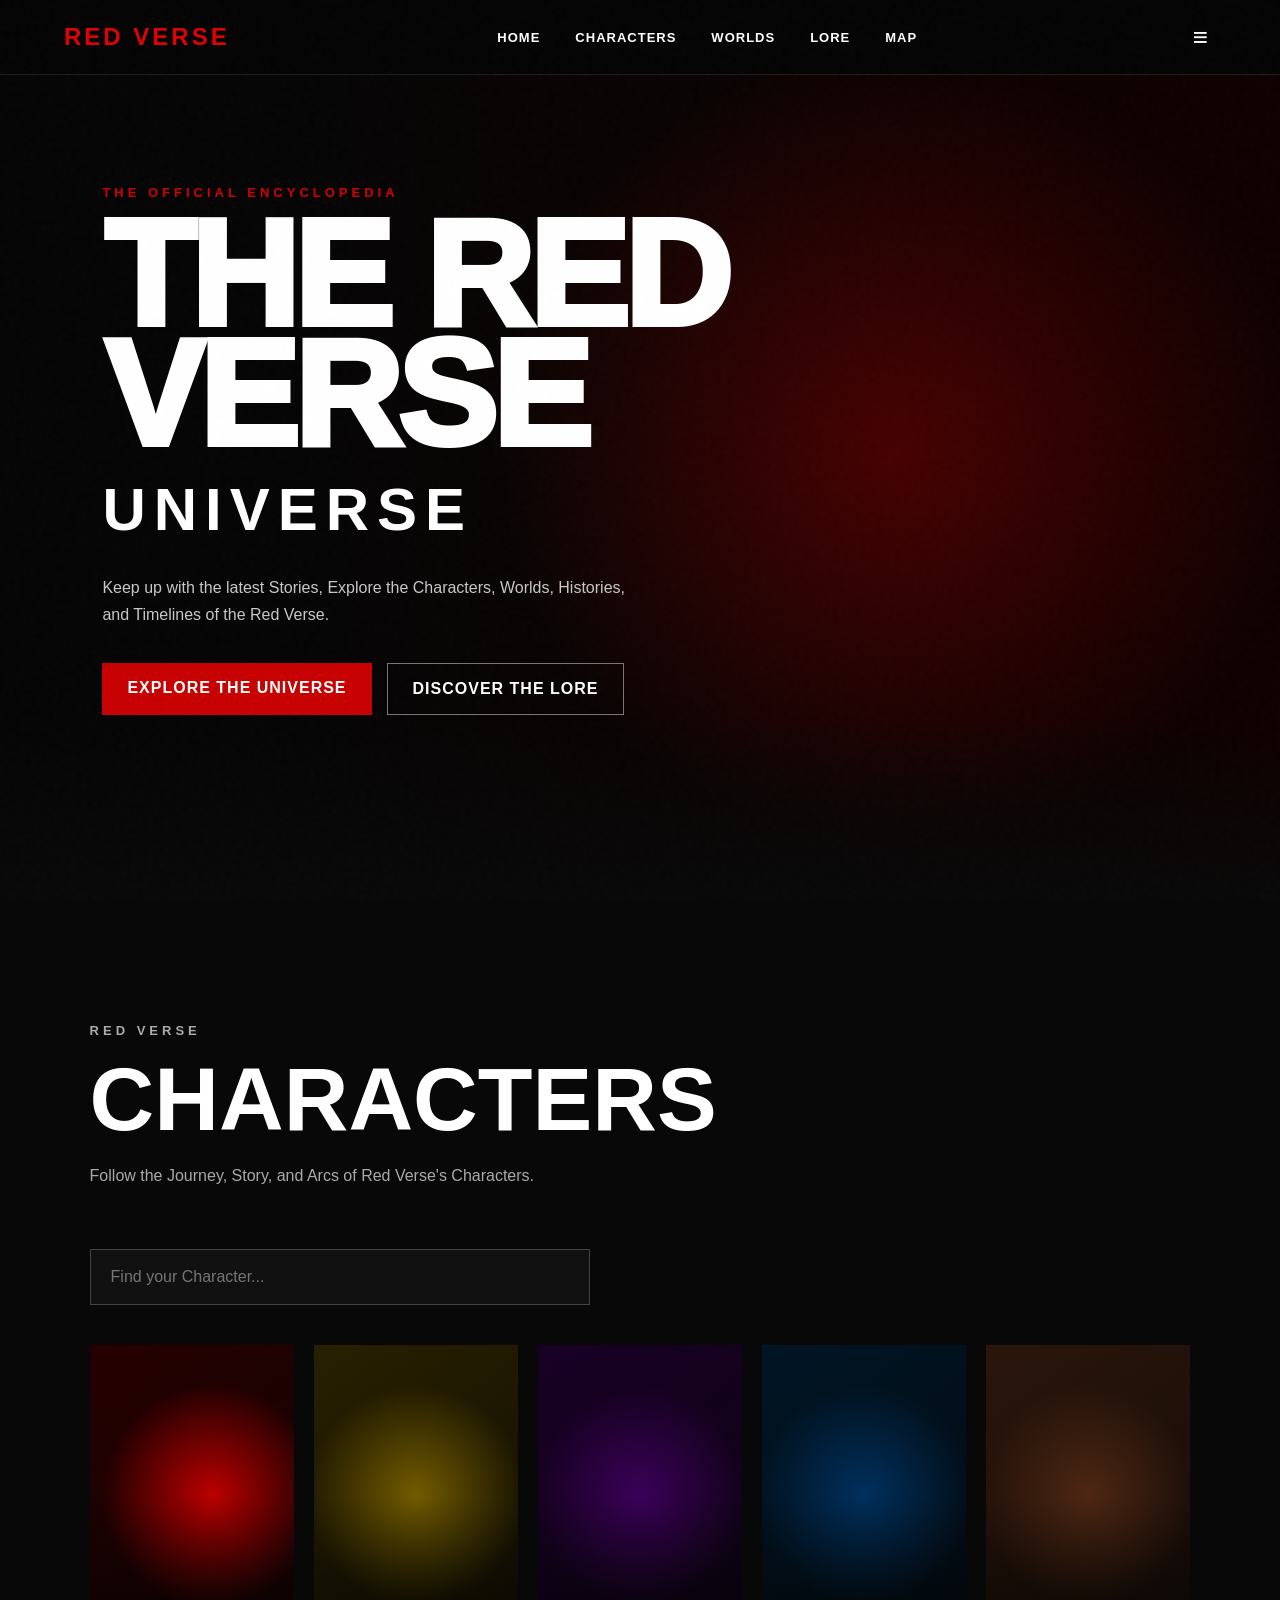
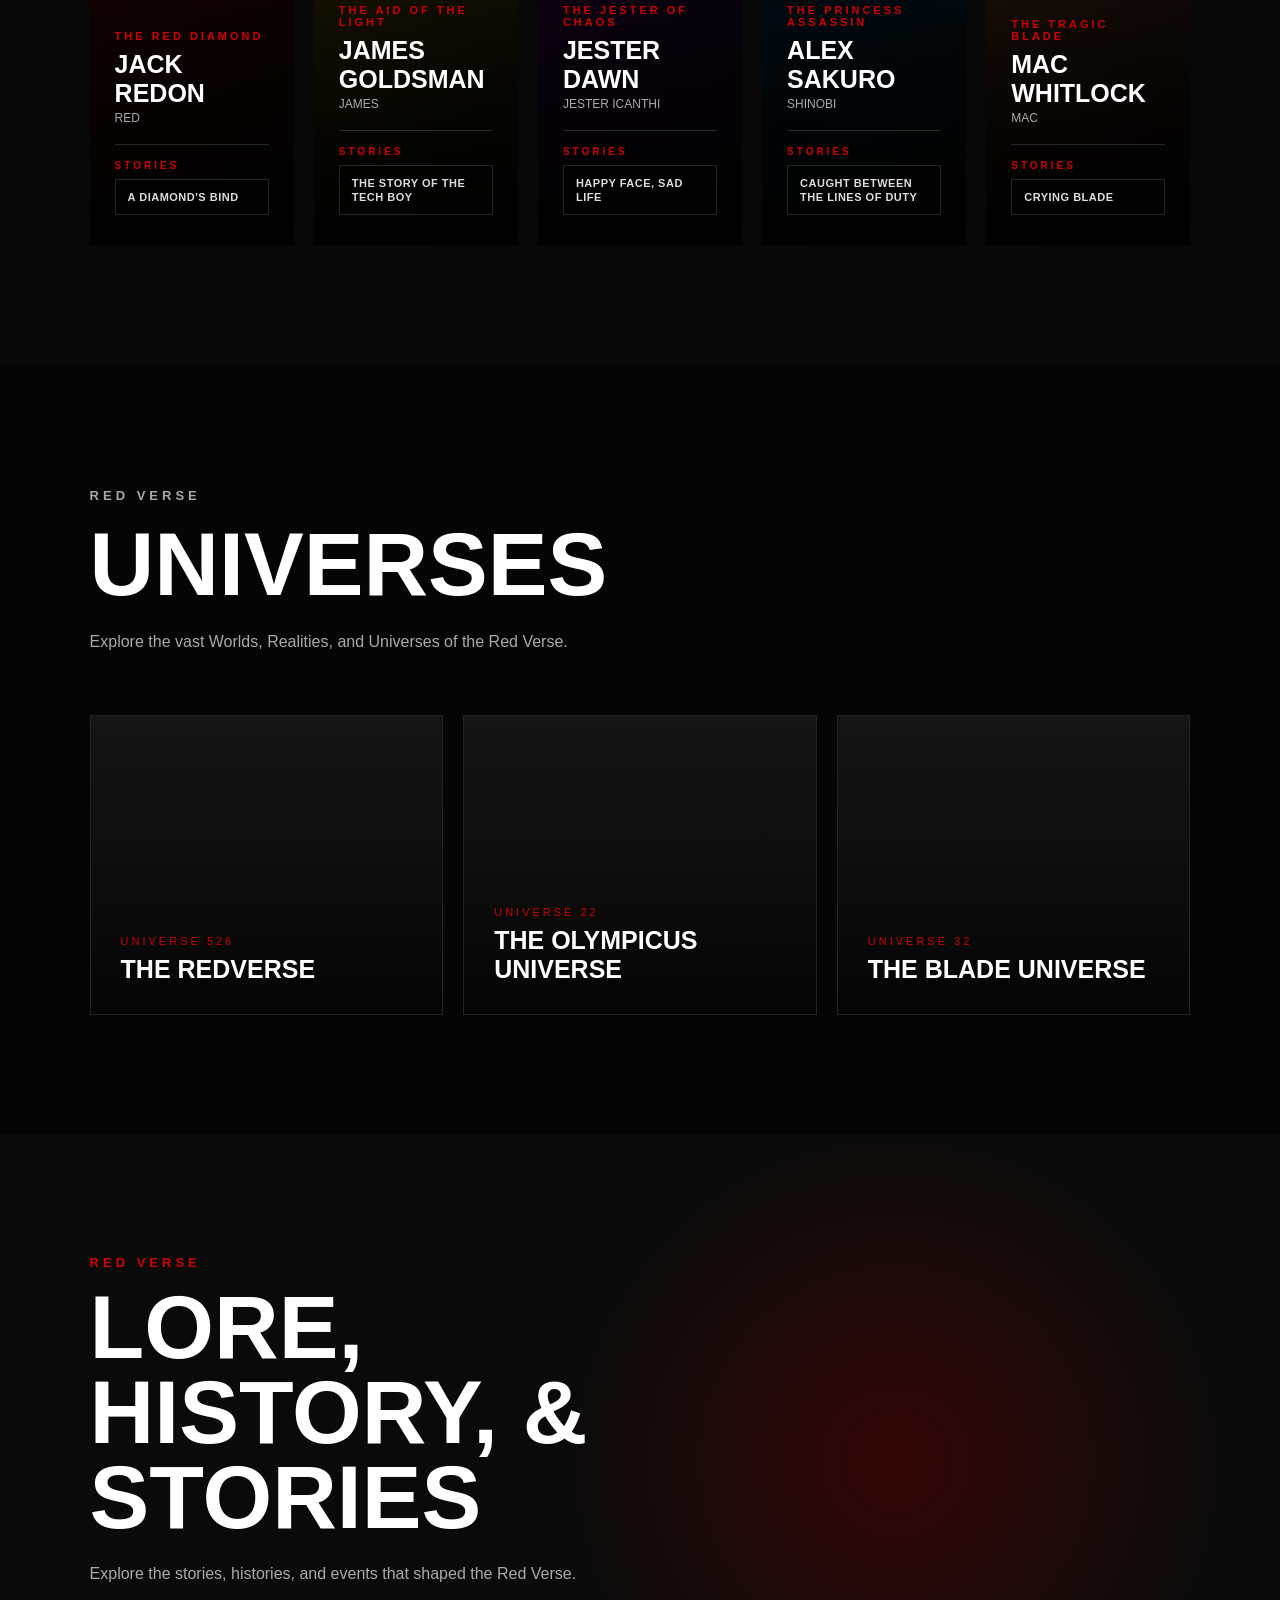
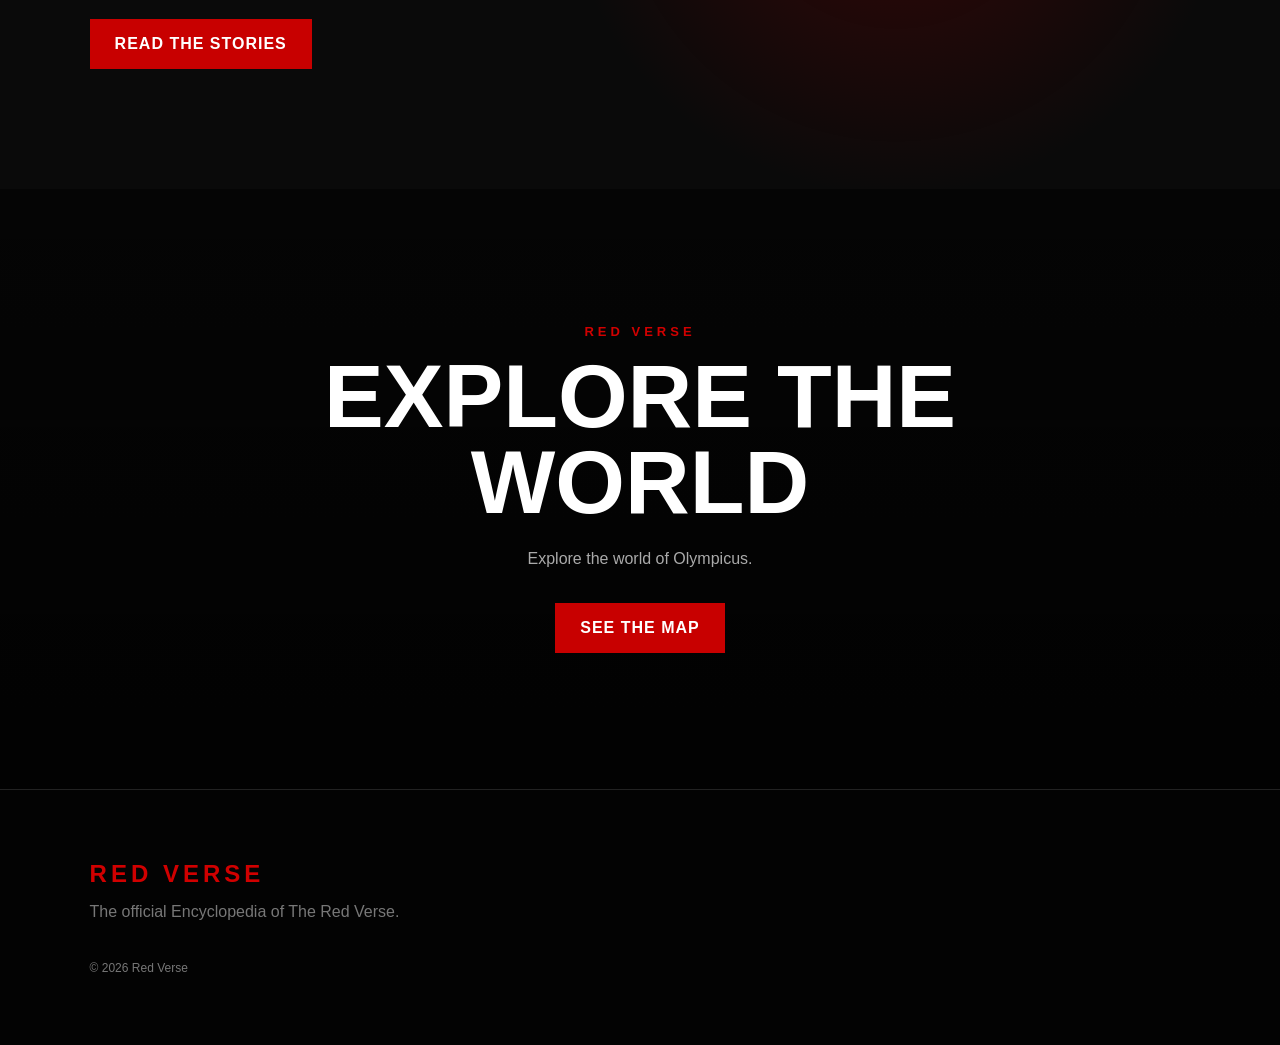
<file: index.html>
<!DOCTYPE html>
<html lang="en">
<head>
    <meta charset="UTF-8">
    <meta name="viewport" content="width=device-width, initial-scale=1.0">

    <title>The Red Verse Universe</title>

    <link rel="stylesheet" href="style.css">
</head>

<body>

    <!-- NAVIGATION -->

    <header class="navbar">

        <div class="logo">
            RED VERSE
        </div>
 
        <nav>
            <a href="#home">HOME</a>
            <a href="#characters">CHARACTERS</a>
            <a href="#worlds">WORLDS</a>
            <a href="#lore">LORE</a>
            <a href="#map">MAP</a>
        </nav>

        <button class="menu-button" 
onclick="toggleExtraMenu()" aria-label="Open menu">
		≡
	</button>

	<div class="extra-menu" id="extraMenu">
		<a href="rules.html">ABOUT RED VERSE</a>

</div>

    </header>


    <!-- HERO -->

    <section id="home" class="hero">

        <div class="hero-content">

            <p class="eyebrow">THE OFFICIAL ENCYCLOPEDIA</p>

            <h1>THE RED VERSE</h1>

            <h2>UNIVERSE</h2>

            <p class="hero-description">
                Keep up with the latest Stories, Explore the Characters, Worlds, Histories, and Timelines of the Red Verse.
            </p>

            <div class="hero-buttons">

                <a href="#characters" class="red-button">
                    EXPLORE THE UNIVERSE
                </a>

                <a href="#lore" class="outline-button">
                    DISCOVER THE LORE
                </a>

            </div>

        </div>

    </section>


    <!-- CHARACTERS -->

    <section id="characters" class="characters-section">

        <div class="section-heading">

            <p class="eyebrow">RED VERSE</p>

            <h2>CHARACTERS</h2>

            <p>
                Follow the Journey, Story, and Arcs of Red Verse's Characters.
            </p>

        </div>


        <!-- SEARCH -->

<div class="character-controls">

    <div class="search-container">

        <input
            type="text"
            id="characterSearch"
            placeholder="Find your Character..."
            onkeyup="searchCharacters()"
        >

    </div>

</div>
        <!-- CHARACTER GRID -->

        <div class="character-grid" id="characterGrid">


            <!-- JACK -->

            <div
                class="character-card"
                data-name="Jack Redon Red The Red Diamond"
		data-order="1"
                onclick="characterInProgress(event)"
            >

                <div class="character-image jack">

                    <div class="character-overlay"></div>

                    <div class="character-info">

                        <p>THE RED DIAMOND</p>

                        <h3>JACK REDON</h3>

                        <span>RED</span>

<!-- CHARACTER STORIES -->
			
				<div class="character-stories">

					<div
	class="character-stories-title">
				STORIES
					</div>
					<a
	href="story-jack-redon-1.html"
	class="character-story-link"

	onclick="storyInProgress(event)"
			>
				A DIAMOND'S BIND
					</a>
			</div>

                    </div>

                </div>

            </div>


            <!-- JAMES -->

            <div
                class="character-card"
                data-name="James Goldsman"
		data-order="2"
                onclick="openCharacter('james')" 
	>

                <div class="character-image james">

                    <div class="character-overlay"></div>

                    <div class="character-info">

                        <p>THE AID OF THE LIGHT</p>

                        <h3>JAMES GOLDSMAN</h3>

                        <span>JAMES</span>

	<!-- CHARACTER STORIES -->
			
				<div class="character-stories">

					<div
class="character-stories-title">
				STORIES
					</div>
					<a
href="story-james-goldsman-1.html"

class="character-story-link"

onclick="event.stopPropagation()"
			>
				THE STORY OF THE TECH BOY
					</a>
			</div>

                    </div>

                </div>

            </div>


            <!-- JESTER -->

            <div
                class="character-card"
                data-name="Jester Dawn"
		data-order="3"
                onclick="characterInProgress(event)"
            >

                <div class="character-image jester">

                    <div class="character-overlay"></div>

                    <div class="character-info">

                        <p>THE JESTER OF CHAOS</p>

                        <h3>JESTER DAWN</h3>

                        <span>JESTER ICANTHI</span>

<!-- CHARACTER STORIES -->
			
				<div class="character-stories">

					<div
class="character-stories-title">
				STORIES
					</div>
					<a
href="story-jester-dawn-1.html"

class="character-story-link"

onclick="storyInProgress(event)"
			>
				HAPPY FACE, SAD LIFE
					</a>
			</div>

                    </div>

                </div>

            </div>


            <!-- ALEX -->

            <div
                class="character-card"
                data-name="Alex Sakuro"
		data-order="4"
                onclick="characterInProgress(event)"
            >

                <div class="character-image alex">

                    <div class="character-overlay"></div>

                    <div class="character-info">

                        <p>THE PRINCESS ASSASSIN</p>

                        <h3>ALEX SAKURO</h3>

                        <span>SHINOBI</span>

<!-- CHARACTER STORIES -->
			
				<div class="character-stories">

					<div
class="character-stories-title">
				STORIES
					</div>
					<a
href="story-alex-sakuro-1.html"

class="character-story-link"

onclick="storyInProgress(event)"
			>
				CAUGHT BETWEEN THE LINES OF DUTY
					</a>
			</div>

                    </div>

                </div>

            </div>

	    <!-- MAC -->

            <div
                class="character-card"
                data-name="Mac Whitlock"
		data-order="5"
                onclick="characterInProgress(event)"
            >

                <div class="character-image mac">

                    <div class="character-overlay"></div>

                    <div class="character-info">

                        <p>THE TRAGIC BLADE</p>

                        <h3>MAC WHITLOCK</h3>

                        <span>MAC</span>

<!-- CHARACTER STORIES -->
			
				<div class="character-stories">

					<div
class="character-stories-title">
				STORIES
					</div>
					<a
href="story-mac-whitlock-1.html"

class="character-story-link"

onclick="storyInProgress(event)"
			>
				CRYING BLADE
					</a>
			</div>

                    </div>

                </div>

            </div>

        </div>

    </section>


    <!-- WORLDS -->

    <section id="worlds" class="dark-section">

        <div class="section-heading">

            <p class="eyebrow">RED VERSE</p>

            <h2>UNIVERSES</h2>

            <p>
                Explore the vast Worlds, Realities, and Universes of the Red Verse.
            </p>

        </div>

        <div class="world-grid">

            <div class="world-card">
                <div>
                    <p>UNIVERSE 526</p>
                    <h3>THE REDVERSE</h3>
                </div>
            </div>

            <div class="world-card">
                <div>
                    <p>UNIVERSE 22</p>
                    <h3>THE OLYMPICUS UNIVERSE</h3>
                </div>
            </div>

            <div class="world-card">
                <div>
                    <p>UNIVERSE 32</p>
                    <h3>THE BLADE UNIVERSE</h3>
                </div>
            </div>

        </div>

    </section>


    <!-- LORE -->

   <section id="lore" class="lore-section">

    <div class="lore-content">

        <p class="eyebrow">RED VERSE</p>

        <h2>LORE, HISTORY, & STORIES</h2>

        <p>
            Explore the stories, histories, and events that
            shaped the Red Verse.
        </p>

        <a href="stories.html" class="red-button">
            READ THE STORIES
        </a>

    </div>

</section>


    <!-- MAP -->

    <section id="map" class="map-section">

    <div class="lore-content">

        <p class="eyebrow">RED VERSE</p>

        <h2>EXPLORE THE WORLD</h2>

        <p>
            Explore the world of Olympicus.
        </p>

        <a href="olympicus-map.html" class="red-button">
            SEE THE MAP
        </a>

    </div>

</section>

    <!-- CHARACTER MODAL -->

    <div id="characterModal" class="modal">

        <div class="modal-content">

            <button
                class="close-button"
                onclick="closeCharacter()"
            >
                ×
            </button>

            <p id="modalTitle" class="eyebrow"></p>

            <h2 id="modalName"></h2>

            <p id="modalDescription"></p>


            <div class="ability-box">

                <h3>ABILITIES</h3>

                <ul id="modalAbilities"></ul>

            </div>


            <div class="profile-buttons">

                <button
                    class="red-button"
                    onclick="closeCharacter()"
                >
                    BACK TO CHARACTERS
                </button>

            </div>

        </div>

    </div>


    <!-- FOOTER -->

    <footer>

        <h2>RED VERSE</h2>

        <p>
            The official Encyclopedia of The Red Verse.
        </p>

        <p class="copyright">
            © 2026 Red Verse
        </p>

    </footer>


    <script src="script.js"></script>

</body>
</html>
</file>
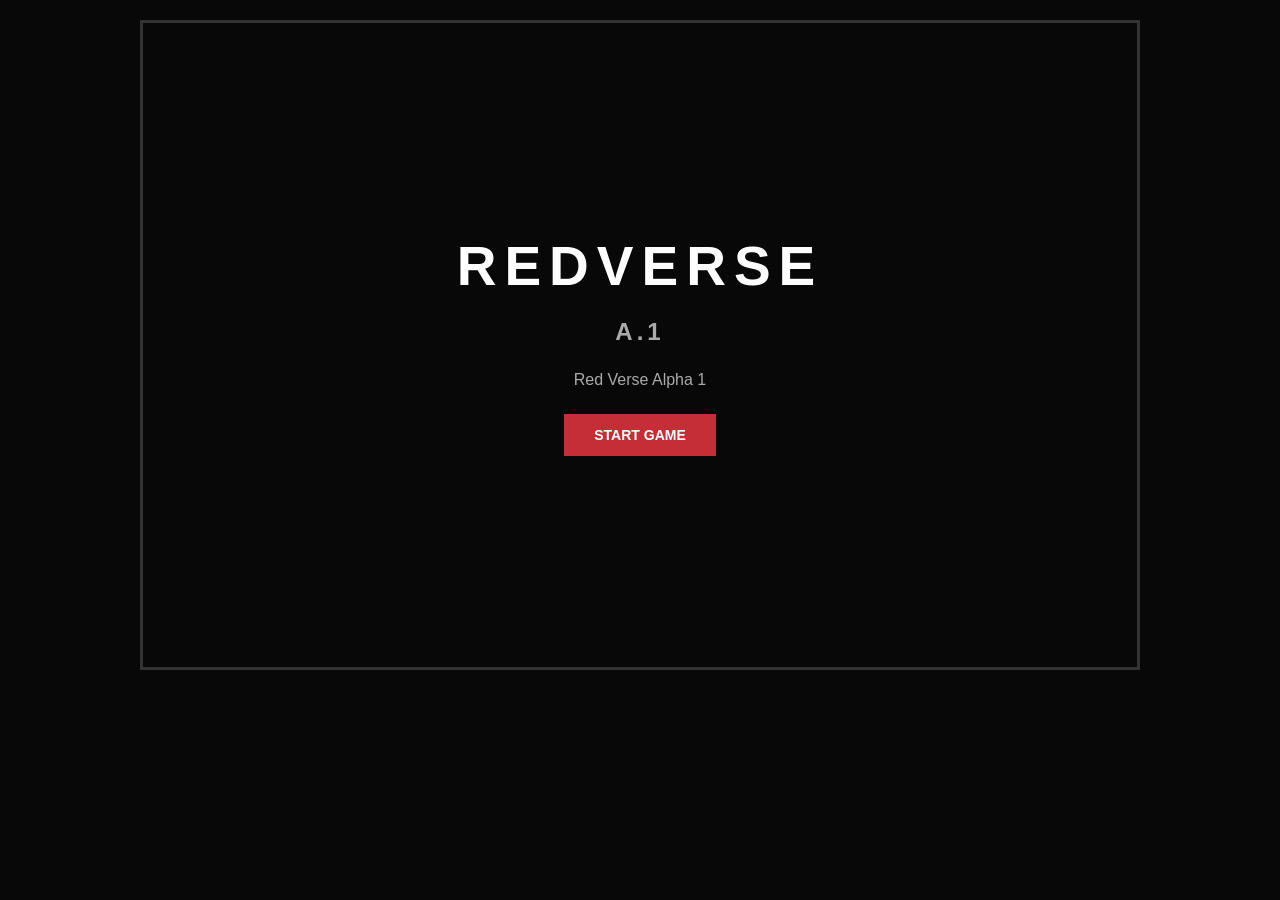
<file: game.html>
<!DOCTYPE html>
<html lang="en">
<head>
    <meta charset="UTF-8">
    <meta name="viewport" content="width=device-width, initial-scale=1.0">

    <title>RedVerse Prototype 1</title>

    <link rel="stylesheet" href="game.css">
</head>

<body>

<div id="mobileBlocked">
style="display:none;">
    <div class="mobileBlockedBox">
        <h1>REDVERSE</h1>
        <p>The game is currently unavailable on mobile.</p>
        <p>Please use a laptop or desktop computer.</p>
    </div>
</div>


<div id="game">

    <canvas id="gameCanvas" width="1000" height="650"></canvas>

    <!-- HUD -->
    <div id="hud">

        <div id="playerInfo">

            <div class="playerName">PLAYER</div>

            <div class="stat">
                <span>HP</span>
                <div class="bar">
                    <div id="hpBar" class="hp"></div>
                </div>
                <span id="hpText">100 / 100</span>
            </div>

            <div class="stat">
                <span>MANA</span>
                <div class="bar">
                    <div id="manaBar" class="mana"></div>
                </div>
                <span id="manaText">100 / 100</span>
            </div>

            <div class="stat">
                <span>HUNGER</span>
                <div class="bar">
                    <div id="hungerBar" class="hunger"></div>
                </div>
                <span id="hungerText">100 / 100</span>
            </div>

            <div class="stat">
                <span>ENERGY</span>
                <div class="bar">
                    <div id="energyBar" class="energy"></div>
                </div>
                <span id="energyText">100 / 100</span>
            </div>

            <div class="level">
                LEVEL <span id="levelText">1</span>
                &nbsp; XP:
                <span id="xpText">0 / 100</span>
            </div>

        </div>


        <div id="enemyCounter">
            ENEMIES: <span id="enemyCount">0</span>
        </div>


        <div id="skills">

            <div class="skill" id="skillQ">
                <div class="key">Q</div>
                <div class="skillName">LIGHT FLOW</div>
                <div class="cost" id="qCost">15 MANA</div>
                <div class="cooldown" id="qCooldown"></div>
            </div>

            <div class="skill" id="skillE">
                <div class="key">E</div>
                <div class="skillName">LIGHT STRIKE</div>
                <div class="cost" id="eCost">20 MANA</div>
                <div class="cooldown" id="eCooldown"></div>
            </div>

            <div class="skill" id="skillR">
                <div class="key">R</div>
                <div class="skillName">SHOCK</div>
                <div class="cost" id="rCost">40 MANA</div>
                <div class="cooldown" id="rCooldown"></div>
            </div>

            <div class="skill ultimate" id="skillT">
                <div class="key">T</div>
                <div class="skillName">FLASH</div>
                <div class="cost" id="tCost">70 MANA</div>
                <div class="cooldown" id="tCooldown"></div>
            </div>

	<div class="skill">
		<div class="skill-slot spacebar-slot">
		<div class="key">␣</div>
		<div class="skillName">RECOVERY</div>
		<div class="cooldown" id="spellCooldown"></div>
		</div>
	</div>

        </div>


        <div id="controls">
            WASD Move &nbsp; | &nbsp;
            SHIFT Sprint &nbsp; | &nbsp;
            LMB Attack &nbsp; | &nbsp;
            RMB Block &nbsp; | &nbsp;
            Q E R Skills &nbsp; | &nbsp;
            T Ultimate &nbsp; | &nbsp;
            SPACE Restore &nbsp; | &nbsp;
            ESC Pause
        </div>

    </div>

<!-- PAUSE MENU -->
<div id="pauseOverlay" class="hidden">

    <div class="pauseBox">

        <h1>PAUSED</h1>

        <div class="pauseSection">
            <h2>CONTROLS</h2>

            <p>W A S D — Move</p>
            <p>SHIFT — Sprint</p>
            <p>Left Mouse Button — Attack</p>
            <p>Right Mouse Button — Block</p>
            <p>Q / E / R — Skills</p>
            <p>T — Ultimate</p>
            <p>SPACE — Restore</p>
            <p>ESC — Resume</p>
        </div>

        <div class="pauseSection">
            <h2>RULES</h2>

            <p>Defeat the enemies to gain XP.</p>
	<p>Face the enemy to deal damage.</p>
            <p>Leveling up increases your attributes.</p>
            <p>Watch your HP, Mana, Hunger and Energy.</p>
            <p>Blocking reduces incoming damage.</p>
            <p>Sprint and Block consume Energy.</p>
            <p>Energy locks at 20% until fully restored.</p>
		<p>Occasionally enemies drop food to restore hunger.</p>
            <p>Bosses appear after enough enemies are defeated.</p>
        </div>

        <div class="resumeText">
            PRESS ESC TO RESUME
        </div>

    </div>

</div>


    <!-- START SCREEN -->
    <div id="startScreen">

        <div class="startBox">

            <h1>REDVERSE</h1>

            <h2>A.1</h2>

            <p>Red Verse Alpha 1</p>

            <button id="startButton" type="button">
                START GAME
            </button>

        </div>

    </div>


    <!-- DESKTOP RESTART -->
    <button id="restartButton" type="button">
        RESTART
    </button>

</div>


<script src="game-script.js"></script>

</body>
</html>
</file>
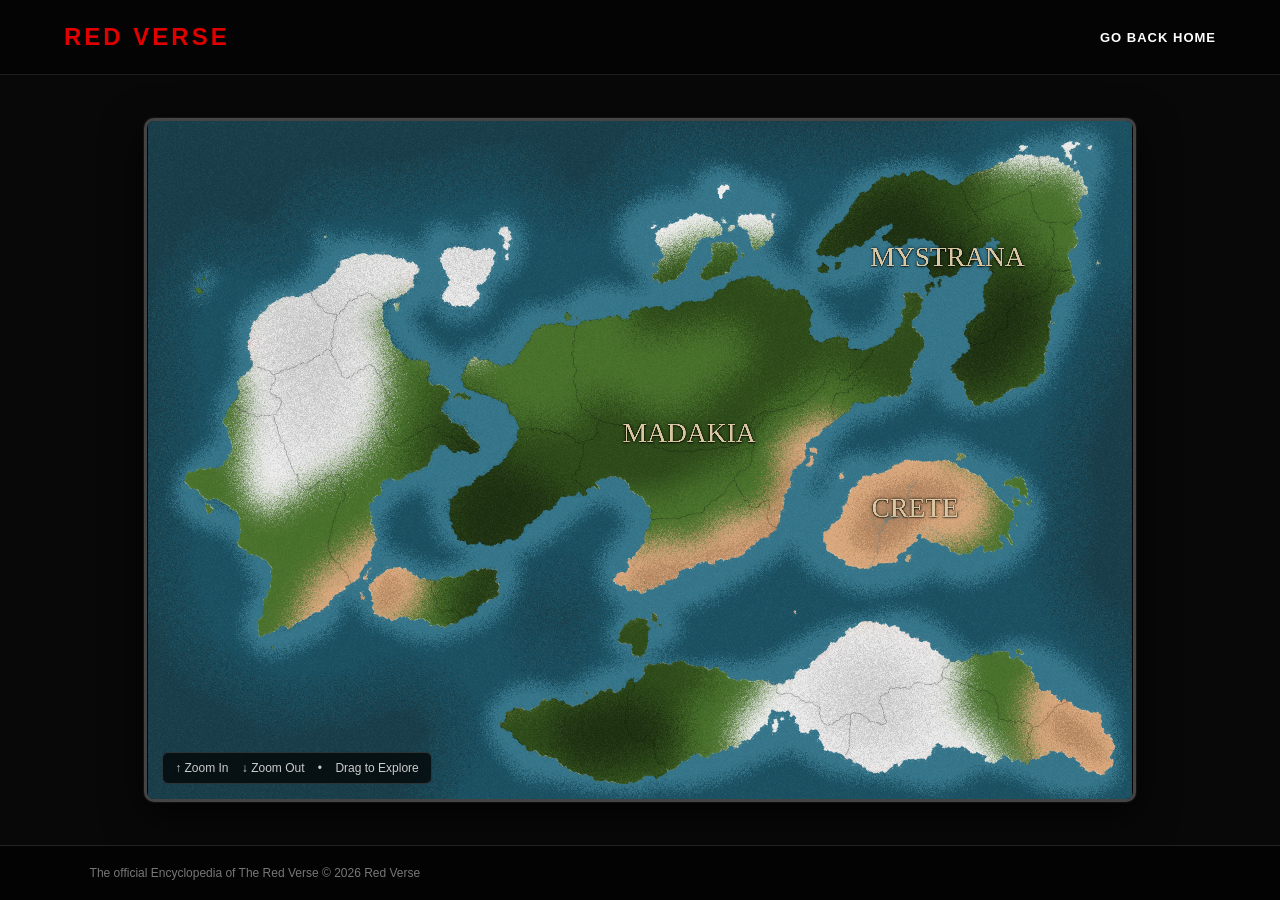
<file: olympicus-map.html>
<!DOCTYPE html>
<html lang="en">

<head>

    <meta charset="UTF-8">

    <meta
        name="viewport"
        content="width=device-width, initial-scale=1.0"
    >

    <title>Olympicus | Red Verse</title>

    <!-- OLYMPICUS MAP CSS -->
    <link
        rel="stylesheet"
        href="olympicus-map.css"
    >

</head>

<body>

    <!-- =========================================
         RED VERSE NAVIGATION
    ========================================== -->

    <header class="rv-map-navbar">

        <a
            href="index.html#home"
            class="rv-map-logo"
        >
            RED VERSE
        </a>

        <nav class="rv-map-links">

            <a
                href="index.html#home"
                class="rv-map-back-home"
            >
                GO BACK HOME
            </a>

        </nav>

        <!-- MOBILE HAMBURGER -->

        <button
            class="rv-map-hamburger"
            id="rvMapHamburger"
            type="button"
            aria-label="Open menu"
            aria-expanded="false"
        >

            <span></span>
            <span></span>
            <span></span>

        </button>

    </header>


    <!-- =========================================
         MOBILE MENU
    ========================================== -->

    <div
        class="rv-map-mobile-menu"
        id="rvMapMobileMenu"
    >

        <a
            href="../index.html#home"
        >
            GO BACK HOME
        </a>

        <div class="rv-map-about">

            <div class="rv-map-about-title">
                ABOUT RED VERSE
            </div>

            <p>
                The official Encyclopedia of The Red Verse.
            </p>

        </div>

    </div>


    <!-- =========================================
         OLYMPICUS MAP PAGE
    ========================================== -->

    <main class="map-page">


        <!-- =====================================
             MAP SECTION
        ====================================== -->

        <section class="map-section">

            <div
                class="map-frame"
                id="mapFrame"
            >


                <!-- =================================
                     MAP CONTAINER
                ================================== -->

                <div
                    class="map-container"
                    id="mapContainer"
                >


                    <!-- =============================
                         MAP IMAGE
                    ============================== -->

                    <img
                        id="mapImage"
                        src="olympicus-maps.png"
                        alt="Olympicus Map"
                        draggable="false"
                    >


                    <!-- =============================
                         MAP LABELS
                    ============================== -->

                    <div
                        class="map-labels"
                        aria-hidden="false"
                    >


                        <!-- =============================
                             CONTINENTS
                        ============================== -->

                        <div
                            class="map-label continent-label continent-1"
                        >
                            MYSTRANA
                        </div>

                        <div
                            class="map-label continent-label continent-2"
                        >
                            MADAKIA
                        </div>

                        <div
                            class="map-label continent-label continent-3"
                        >
                            CRETE
                        </div>


                        <!-- =============================
                             COUNTRIES
                        ============================== -->

                        <div
                            class="map-label country-label country-1"
                            data-country="Vision"
                            data-characters="James Goldsman, Jester Dawn"
                        >
                            VISION
                        </div>


                        <div
                            class="map-label country-label country-2"
                            data-country="Sevvera"
                            data-characters="Alex Sakuro"
                        >
                            SEVVERA
                        </div>


                        <div
                            class="map-label country-label country-3"
                            data-country="Balik-Tanaw"
                            data-characters="Mac Whitlock"
                        >
                            BALIK-TANAW
                        </div>


                    </div>


                </div>


                <!-- =================================
                     MAP HELP
                ================================== -->

                <div class="map-help">

                    ↑ Zoom In

                    &nbsp;&nbsp;

                    ↓ Zoom Out

                    &nbsp;&nbsp;

                    •

                    &nbsp;&nbsp;

                    Drag to Explore

                </div>


            </div>

        </section>


        <!-- =========================================
             COUNTRY INFORMATION PANEL (MOVED OUTSIDE MAP)
        ========================================== -->

        <div
            class="country-info-panel"
            id="countryInfoPanel"
        >


            <!-- CLOSE BUTTON -->

            <button
                id="countryInfoClose"
                class="country-info-close"
                type="button"
                aria-label="Close country information"
            >
                &times;
            </button>


            <!-- EYEBROW -->

            <p class="country-info-eyebrow">
                COUNTRY
            </p>


            <!-- COUNTRY NAME -->

            <h2 id="countryInfoName">
                COUNTRY NAME
            </h2>


            <!-- DIVIDER -->

            <div class="country-info-divider"></div>


            <!-- CHARACTERS -->

            <h3 class="country-info-title">
                CHARACTERS
            </h3>


            <ul id="countryCharacterList"></ul>


        </div>


        <!-- =========================================
             FOOTER
        ========================================== -->

        <footer class="map-footer">

            <p class="copyright">
                The official Encyclopedia of The Red Verse
		  © 2026 Red Verse
            </p>

        </footer>


    </main>


    <!-- =========================================
         JAVASCRIPT
    ========================================== -->

    <script src="olympicus-map.js"></script>


</body>

</html>
</file>
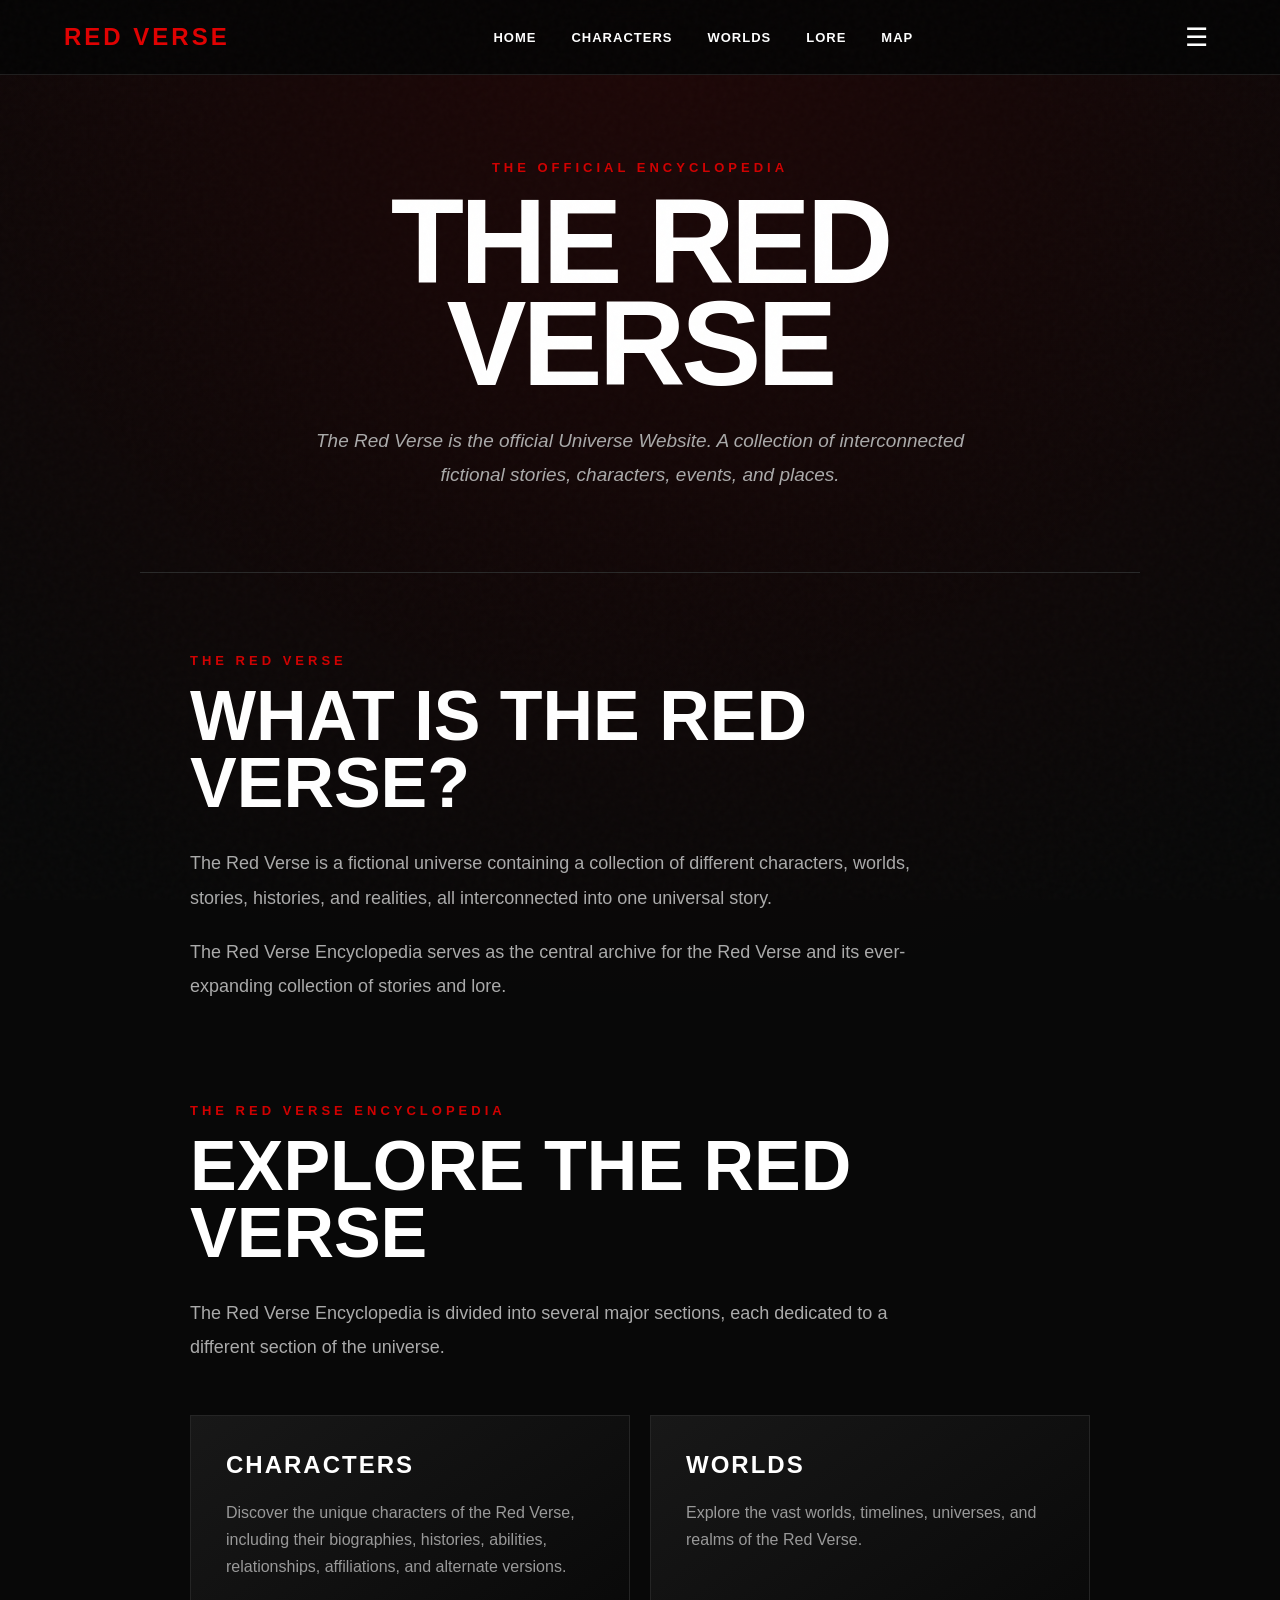
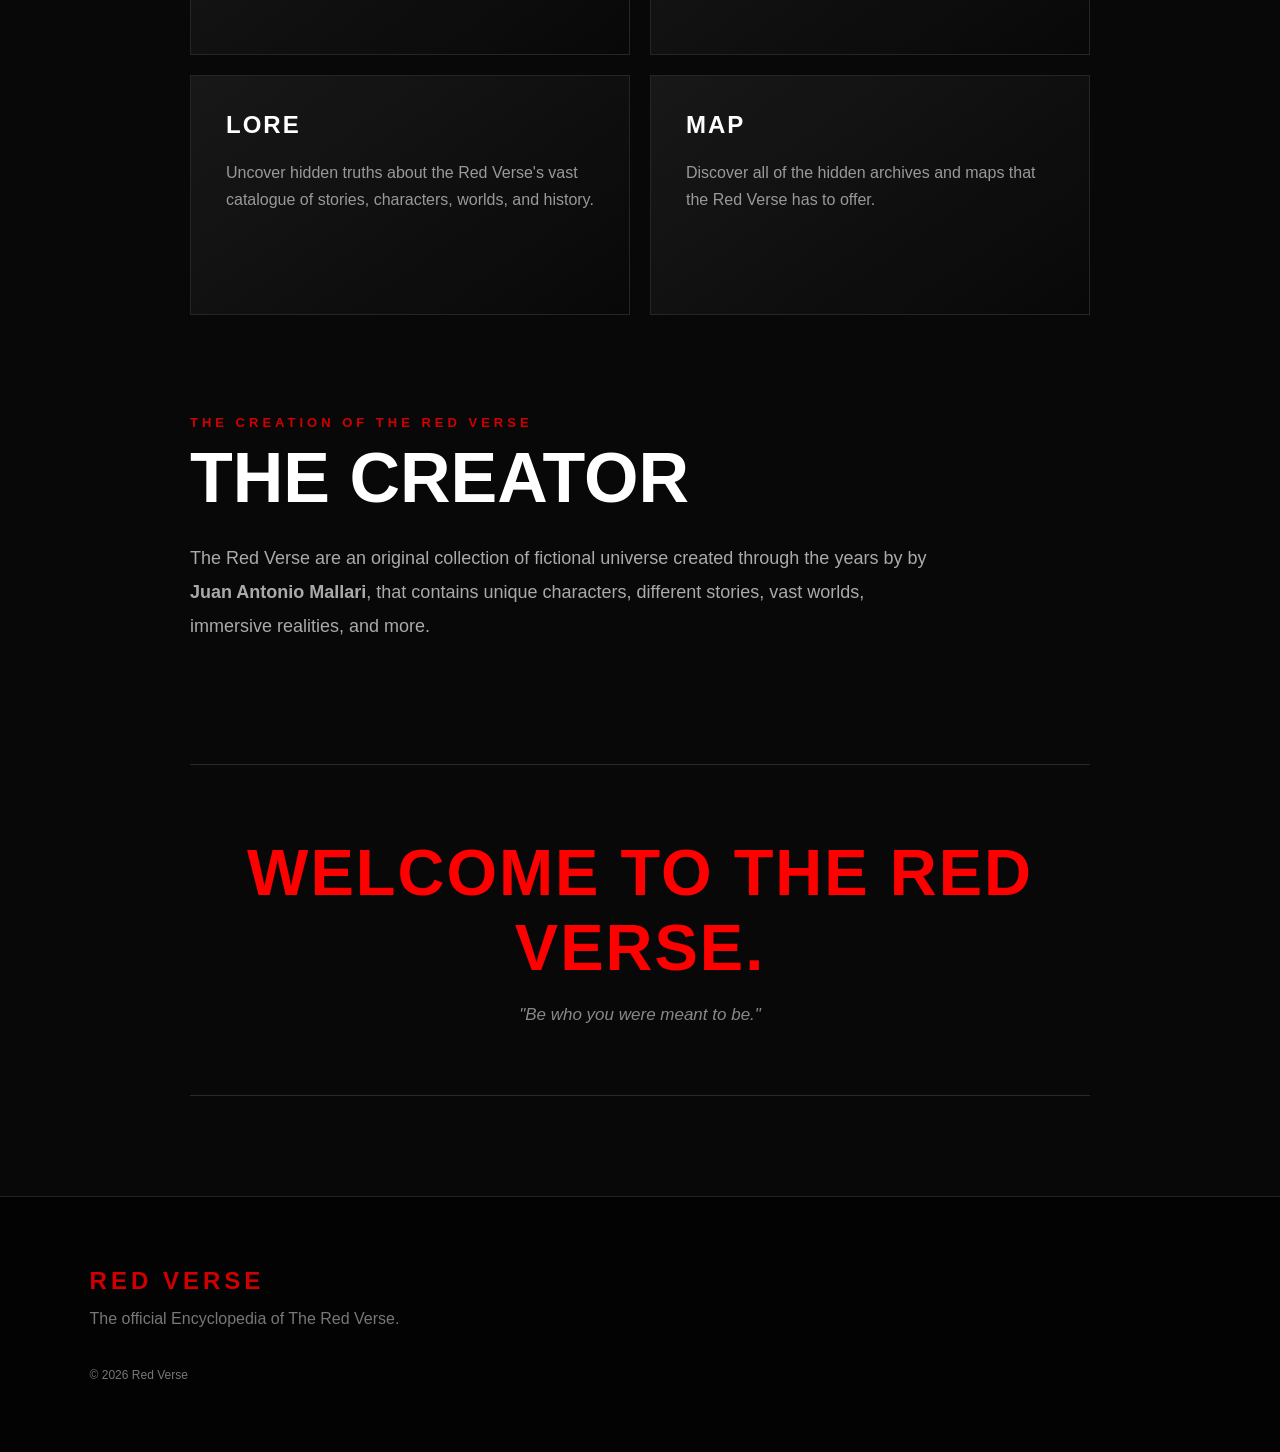
<file: rules.html>
<!DOCTYPE html>
<html lang="en">

<head>

    <meta charset="UTF-8">

    <meta
        name="viewport"
        content="width=device-width, initial-scale=1.0"
    >

    <title>About Red Verse</title>

    <link rel="stylesheet" href="style.css">

</head>


<body>


    <!-- NAVIGATION -->

    <header class="navbar">

        <div class="logo">
            RED VERSE
        </div>

        <nav>

           

	 <a href="index.html#home">
                
		HOME
            
	</a>

            

	<a href="index.html#characters">
             
		CHARACTERS
            
	</a>

            

	<a href="index.html#worlds">
                
		WORLDS
            
	</a>

            

	<a href="index.html#lore">
                
		LORE
            
	</a>

            

	<a href="index.html#map">
                
		MAP
            
	</a>

       

 </nav>



        <button
            class="menu-button"
            onclick="toggleExtraMenu()"
            aria-label="Open menu"
        >
            ☰
        </button>


        <div
            class="extra-menu"
            id="extraMenu"
        >

            <a href="rules.html">
                ABOUT RED VERSE
            </a>

        </div>

    </header>



    <!-- ABOUT PAGE -->

    <main class="about-page">


        <!-- HEADER -->

        <section class="about-header">

            <p class="eyebrow">
                THE OFFICIAL ENCYCLOPEDIA
            </p>

            <h1>
                THE RED VERSE
            </h1>

            <p class="about-subtitle">

                <i>The Red Verse is the official Universe Website. A collection of 
		interconnected fictional stories, characters, events, and places.</i>

            </p>

        </section>



        <div class="about-divider"></div>



        <!-- WHAT IS RED VERSE -->

        <section class="about-section">

            <p class="eyebrow">
                THE RED VERSE
            </p>

            <h2>
                WHAT IS THE RED VERSE?
            </h2>

            <p>

                The Red Verse is a fictional universe
                containing a collection of different characters, worlds,
                stories, histories, and realities, all interconnected into one 
		universal story. 

            </p>

            <p>

                The Red Verse Encyclopedia serves as the central
                archive for the Red Verse and its ever-
                expanding collection of stories and lore.

            </p>

        </section>



        <!-- ENCYCLOPEDIA -->

        <section class="about-section">

            <p class="eyebrow">
                THE RED VERSE ENCYCLOPEDIA
            </p>

            <h2>
                EXPLORE THE RED VERSE
            </h2>

            <p>

                The Red Verse Encyclopedia is divided
                into several major sections, each
                dedicated to a different section of the
                universe.

            </p>


            <div class="about-grid">


	<a href="index.html#characters" class="about-card">

                    <h3>
                        CHARACTERS
                    </h3>
                    <p>
                        Discover the unique characters of the
                        Red Verse, including their biographies,
                        histories, abilities, relationships,
                        affiliations, and alternate versions.
                    </p>
	</a>

               <a href="index.html#worlds" class="about-card">

                    <h3>
                        WORLDS
                    </h3>
                    <p>
                        Explore the vast worlds, timelines, 
			universes, and realms of the Red Verse.
                    </p>
	</a>


                <a href="index.html#lore" class="about-card">

                    <h3>
                        LORE
                    </h3>
                    <p>
                        Uncover hidden truths about the Red Verse's 
			vast catalogue of stories, characters, worlds, and history.
                    </p>
	</a>


                <a href="index.html#map" class="about-card">

                    <h3>
                        MAP
                    </h3>
                    <p>
                        Discover all of the hidden archives and maps
			that the Red Verse has to offer.
                    </p>
	</a>

</div>

        </section>

        <!-- CREATOR -->

        <section class="about-section">

            <p class="eyebrow">
                THE CREATION OF THE RED VERSE
            </p>

            <h2>
                THE CREATOR
            </h2>

            <p>

                The Red Verse are an original collection of 
		fictional universe created through the years 
		by by <b>Juan Antonio Mallari</b>, that contains unique 
		characters, different stories, vast worlds, 
		immersive realities, and more.

            </p>

        </section>



        <!-- FOOTER MESSAGE -->

        <section class="about-ending">

            <h2>
                WELCOME TO THE RED VERSE.
            </h2>

            <p>

                <i>"Be who you were meant to be."</i>

            </p>

        </section>


    </main>



    <!-- FOOTER -->

    <footer>

        <h2>
            RED VERSE
        </h2>

        <p>
            The official Encyclopedia of The Red Verse.
        </p>

        <p class="copyright">
            © 2026 Red Verse
        </p>

    </footer>



    <script src="script.js"></script>

</body>

</html>
</file>
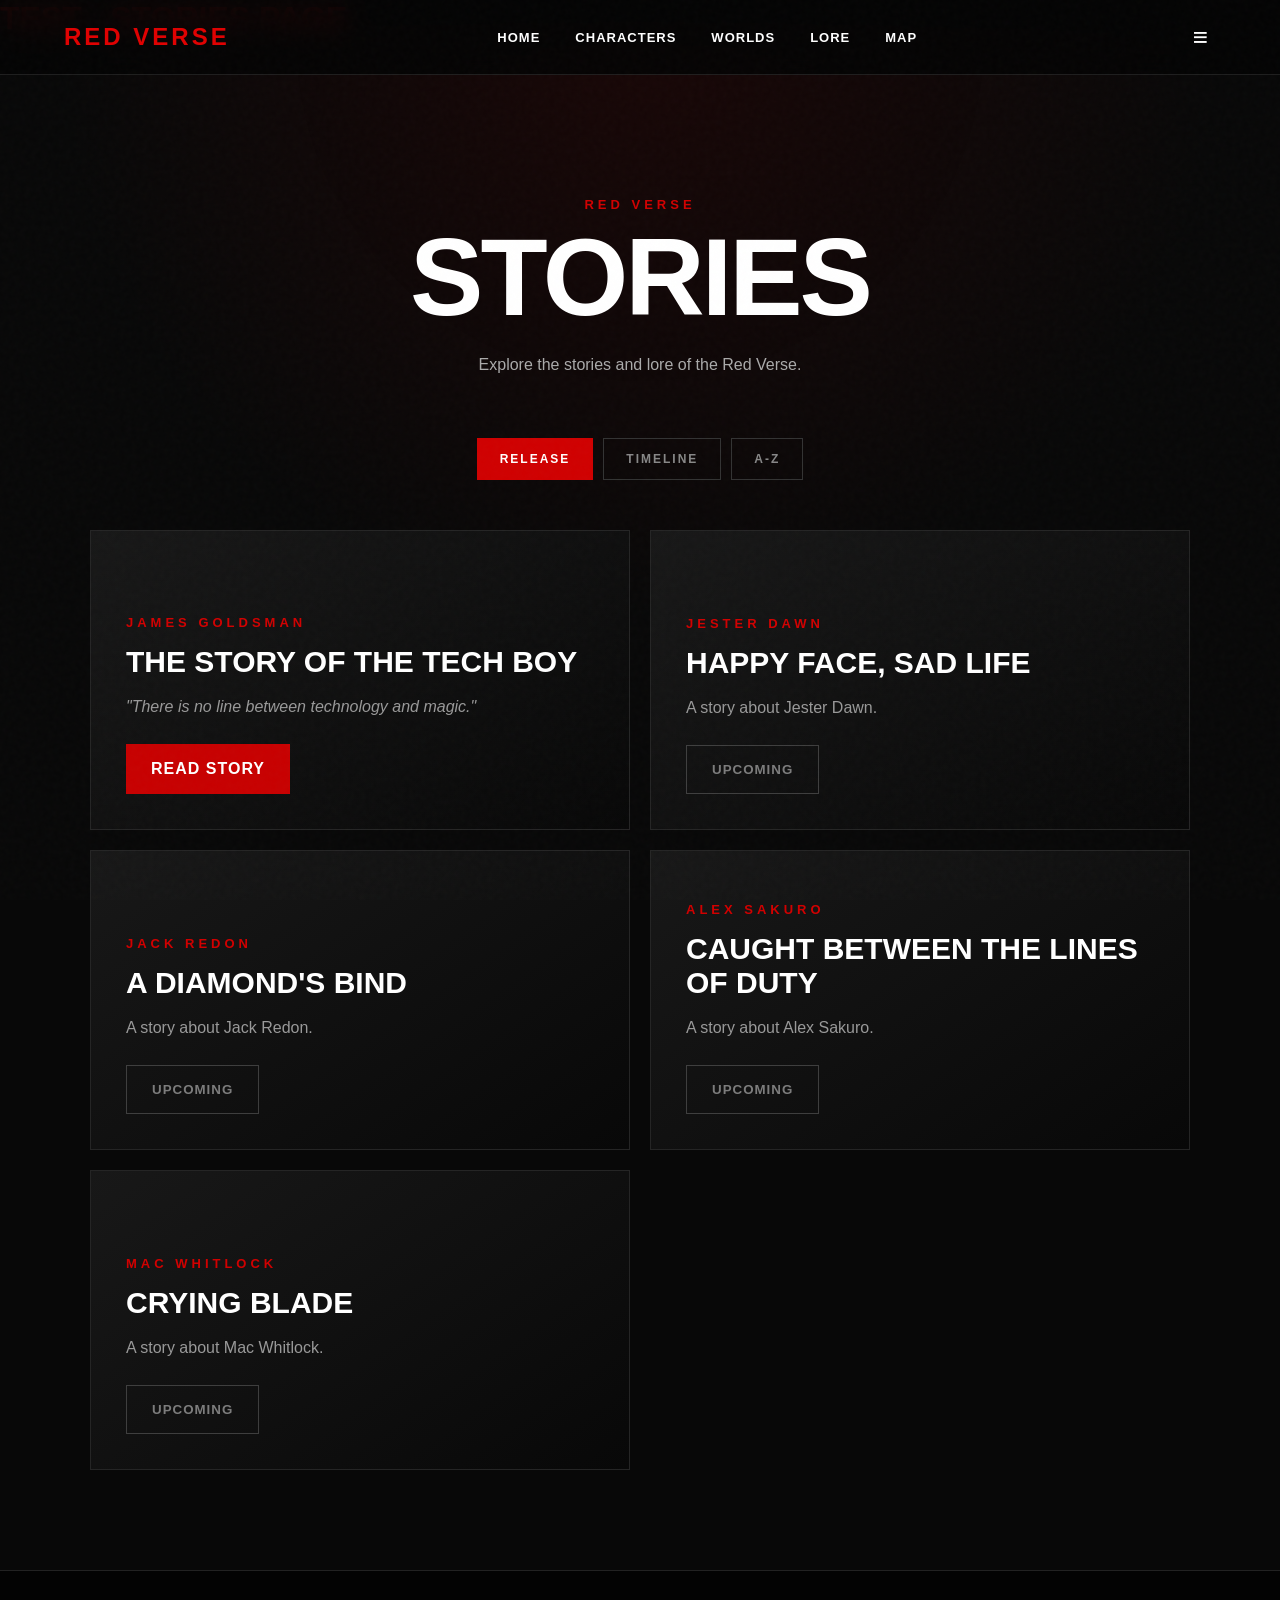
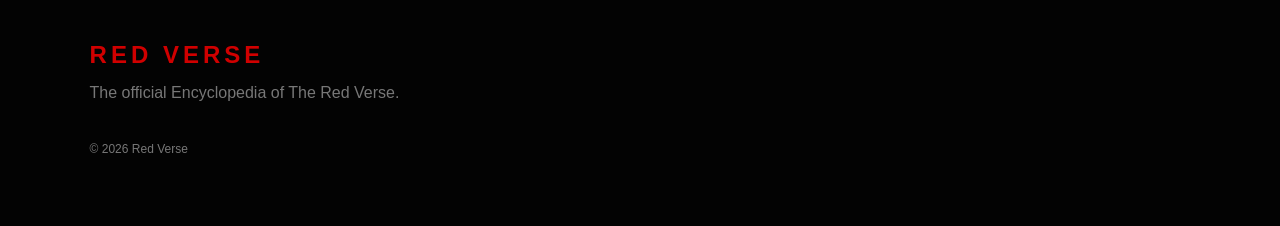
<file: stories.html>
<!DOCTYPE html>
<html lang="en">

<head>

    <meta charset="UTF-8">
    <meta name="viewport" content="width=device-width, initial-scale=1.0">

    <title>Red Verse - Stories</title>

    <link rel="stylesheet" href="style.css">

</head>


<body>

<h1 style="color:red;">TEST - STORIES PAGE</h1>

    <!-- NAVIGATION -->

    <header class="navbar">

        <div class="logo">
            RED VERSE
        </div>
 
        <nav>
            <a href="index.html#home">HOME</a>
            <a href="index.html#characters">CHARACTERS</a>
            <a href="index.html#worlds">WORLDS</a>
            <a href="index.html#lore">LORE</a>
            <a href="index.html#map">MAP</a>
        </nav>

        <button class="menu-button" 
onclick="toggleExtraMenu()" aria-label="Open menu">
		≡
	</button>

	<div class="extra-menu" id="extraMenu">
		<a href="rules.html">ABOUT RED VERSE</a>

</div>

    </header>

    <!-- STORIES -->

    <main class="stories-page">

        <div class="stories-header">

            <p class="eyebrow">
                RED VERSE
            </p>

            <h1>
                STORIES
            </h1>

            <p>
                Explore the stories and lore of the Red Verse.
            </p>

        </div>


        <!-- FILTER -->

        <div class="story-filters">

            <button
                class="story-filter active"
                onclick="sortStories('normal', this)"
            >
                RELEASE
            </button>

            <button
                class="story-filter"
                onclick="sortStories('timeline', this)"
            >
                TIMELINE
            </button>

            <button
                class="story-filter"
                onclick="sortStories('az', this)"
            >
                A-Z
            </button>

        </div>


        <!-- STORY GRID -->

        <div
            class="story-grid"
            id="storyGrid"
        >

            <!-- JAMES GOLDSMAN 1 -->

            <article
                class="story-card"
                data-title="James Goldsman 1"
                data-published="1"
                data-timeline="2"
            >

                <div class="story-card-content">

                    <p class="eyebrow">
                        JAMES GOLDSMAN
                    </p>

                    <h2>
                        THE STORY OF THE TECH BOY
                    </h2>

                    <p>
                        <i>"There is no line between technology and magic."</i>
                    </p>

                    <a
                        href="story-james-goldsman-1.html"
                        class="red-button"
                    >
                        READ STORY
                    </a>

                </div>

            </article>


            <!-- JESTER DAWN 1 -->

            <article
                class="story-card"
                data-title="Jester Dawn 1"
                data-published="2"
                data-timeline="1"
            >

                <div class="story-card-content">

                    <p class="eyebrow">
                        JESTER DAWN
                    </p>

                    <h2>
                        HAPPY FACE, SAD LIFE
                    </h2>

                    <p>
                        A story about Jester Dawn.
                    </p>

                    <button
                        class="outline-button"
                        disabled
                    >
                        UPCOMING
                    </button>

                </div>

            </article>


            <!-- RED    1 -->

            <article
                class="story-card"
                data-title="Jack Redon 1"
                data-published="3"
                data-timeline="3"
            >

                <div class="story-card-content">

                    <p class="eyebrow">
                        JACK REDON
                    </p>

                    <h2>
                        A DIAMOND'S BIND
                    </h2>

                    <p>
                        A story about Jack Redon.
                    </p>

                    <button
                        class="outline-button"
                        disabled
                    >
                        UPCOMING
                    </button>

                </div>

            </article>


            <!-- ALEX SAKURO 1 -->

            <article
                class="story-card"
                data-title="Alex Sakuro 1"
                data-published="4"
                data-timeline="4"
            >

                <div class="story-card-content">

                    <p class="eyebrow">
                        ALEX SAKURO
                    </p>

                    <h2>
                        CAUGHT BETWEEN THE LINES OF DUTY
                    </h2>

                    <p>
                        A story about Alex Sakuro.
                    </p>

                    <button
                        class="outline-button"
                        disabled
                    >
                        UPCOMING
                    </button>

                </div>

            </article>


            <!-- MAC WHITLOCK 1 -->

            <article
                class="story-card"
                data-title="Mac Whitlock 1"
                data-published="5"
                data-timeline="5"
            >

                <div class="story-card-content">

                    <p class="eyebrow">
                        MAC WHITLOCK
                    </p>

                    <h2>
                        CRYING BLADE
                    </h2>

                    <p>
                        A story about Mac Whitlock.
                    </p>

                    <button
                        class="outline-button"
                        disabled
                    >
                        UPCOMING
                    </button>

                </div>

            </article>

        </div>

    </main>


    <!-- FOOTER -->

    <footer>

        <h2>RED VERSE</h2>

        <p>
            The official Encyclopedia of The Red Verse.
        </p>

        <p class="copyright">
            © 2026 Red Verse
        </p>

    </footer>


    <script src="script.js"></script>

</body>

</html>
</file>
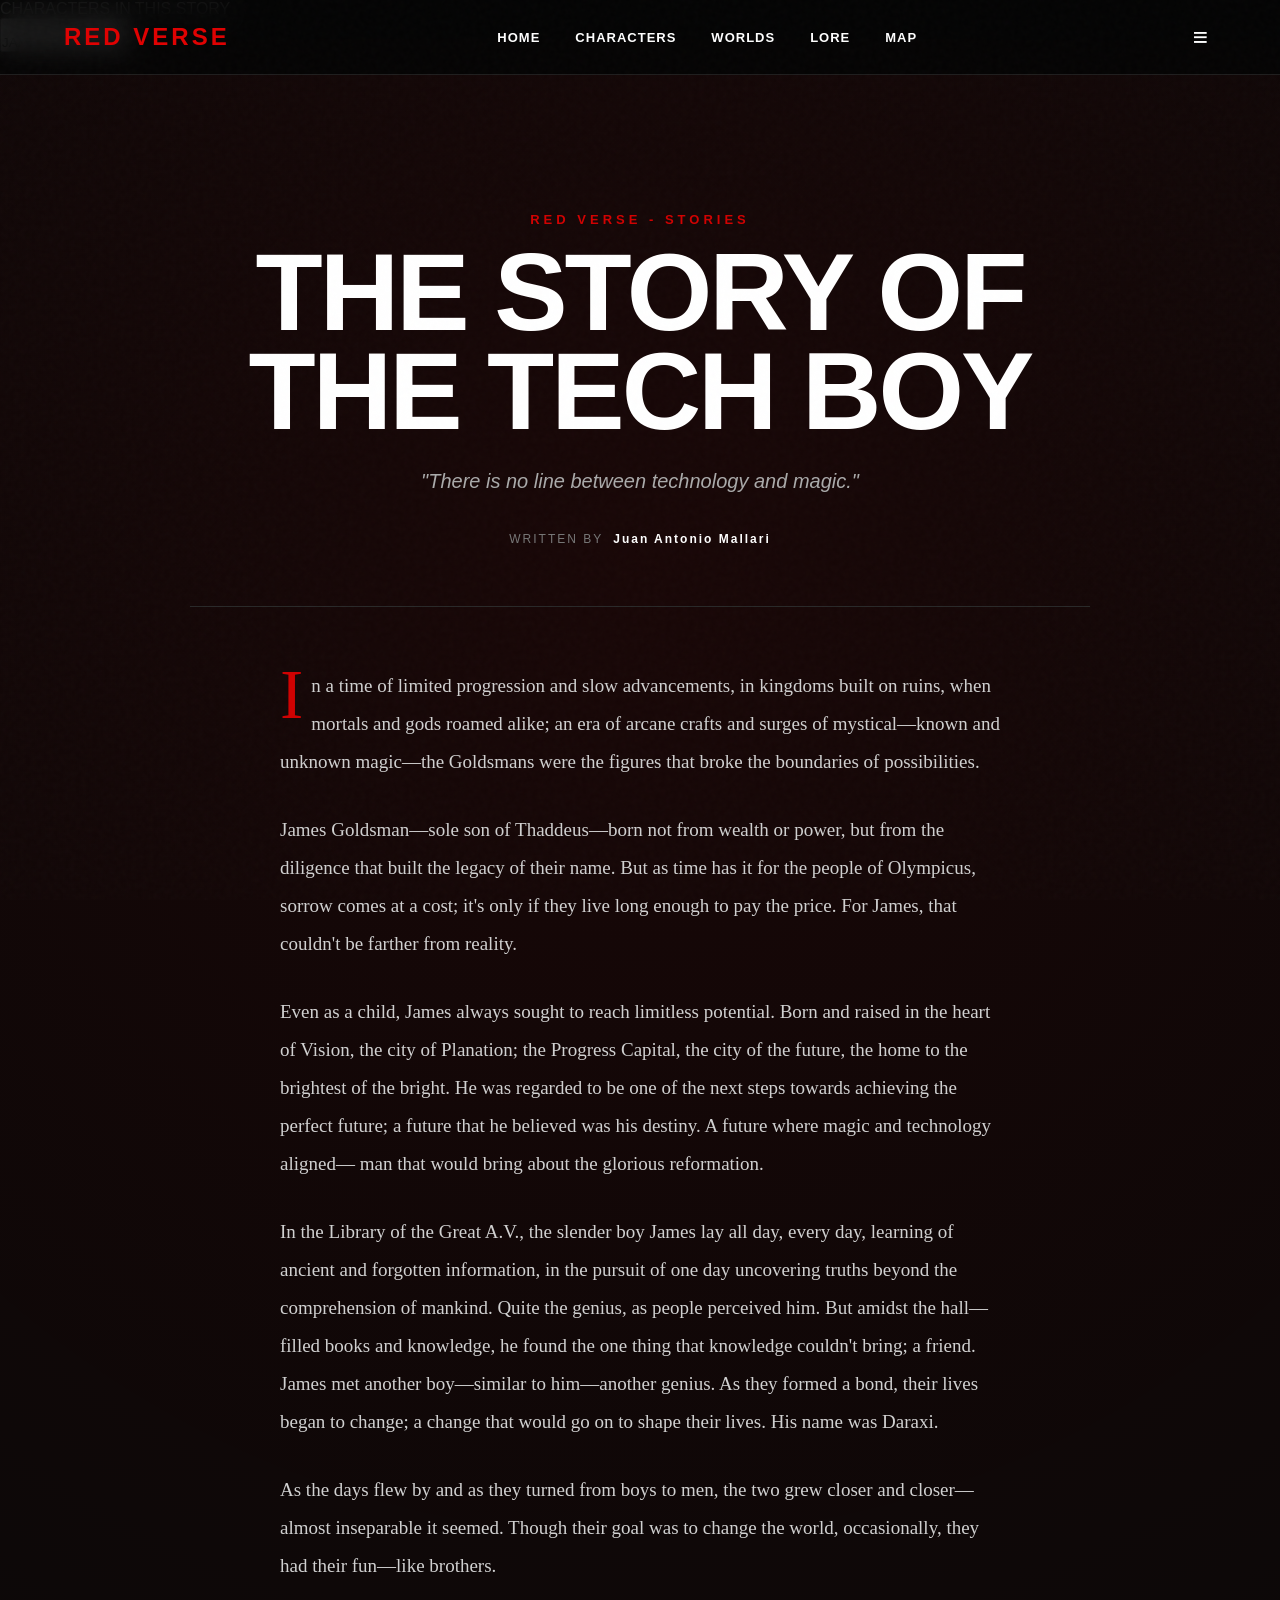
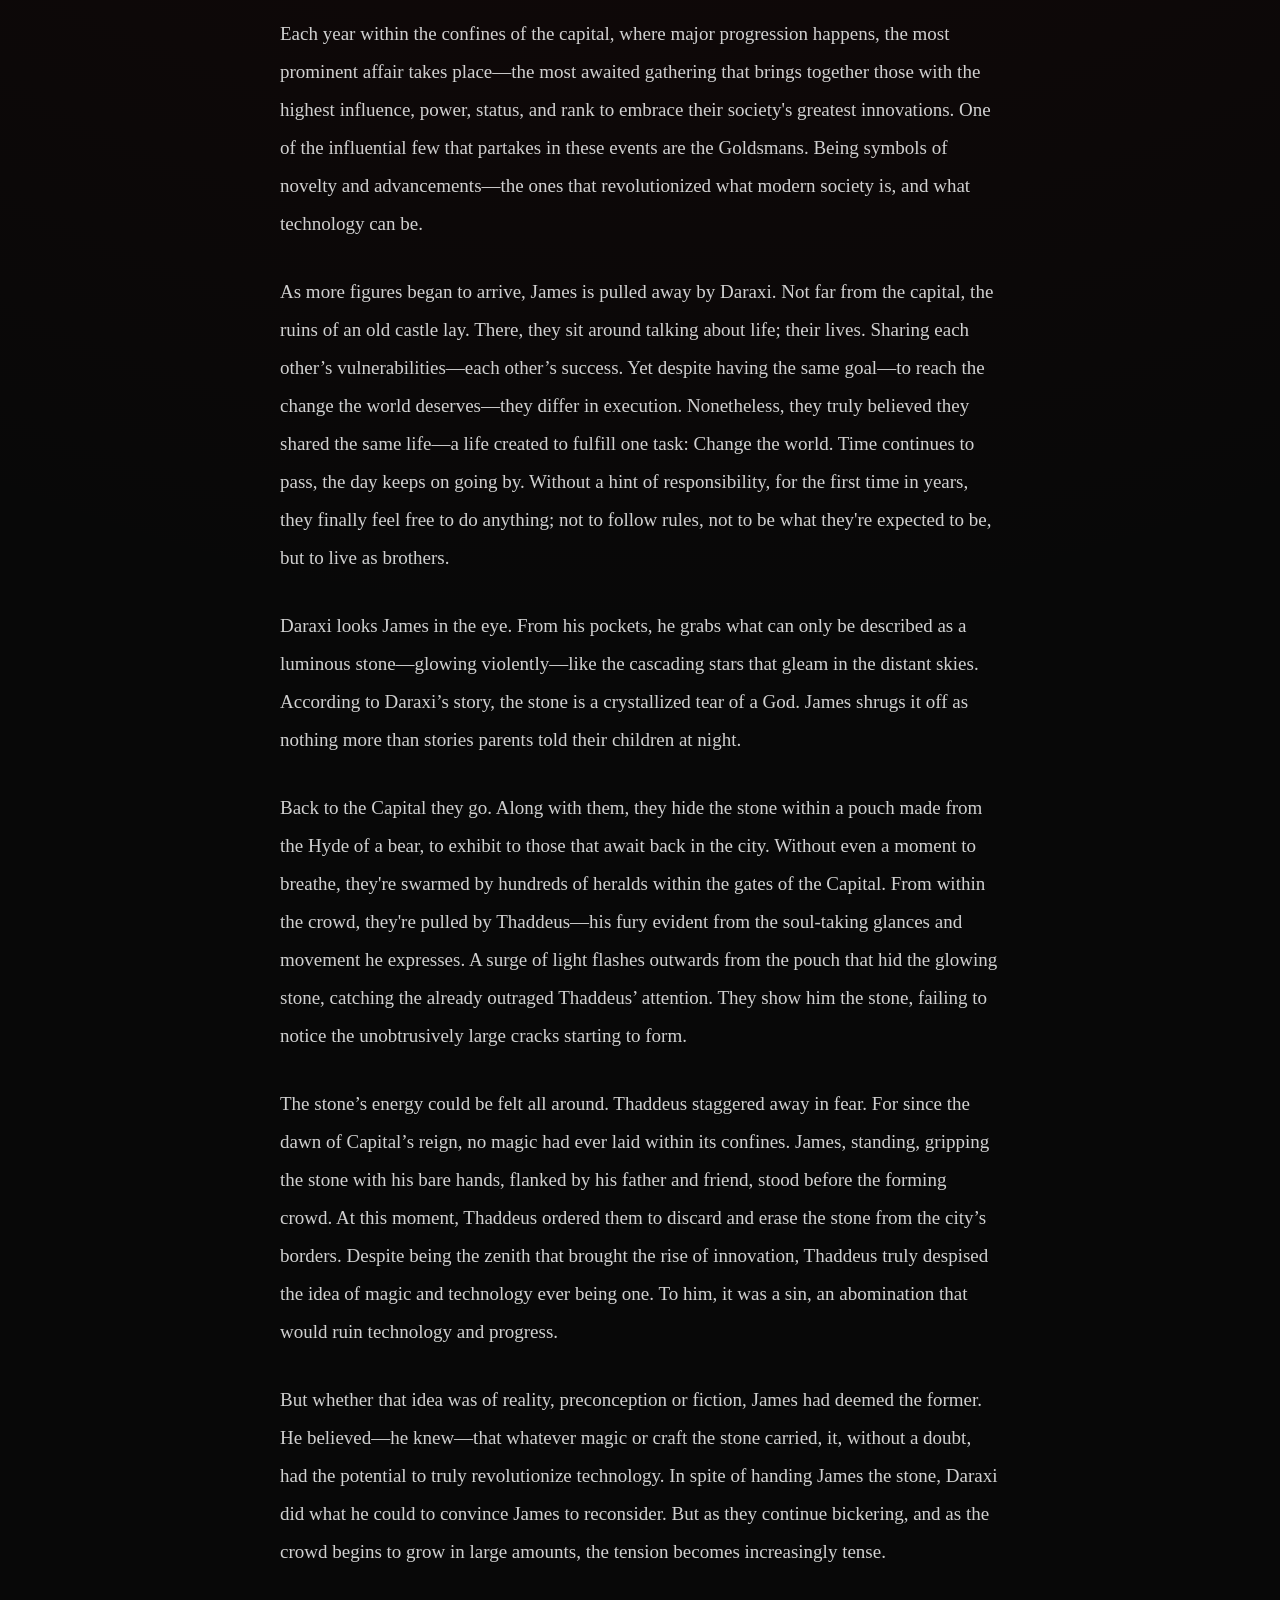
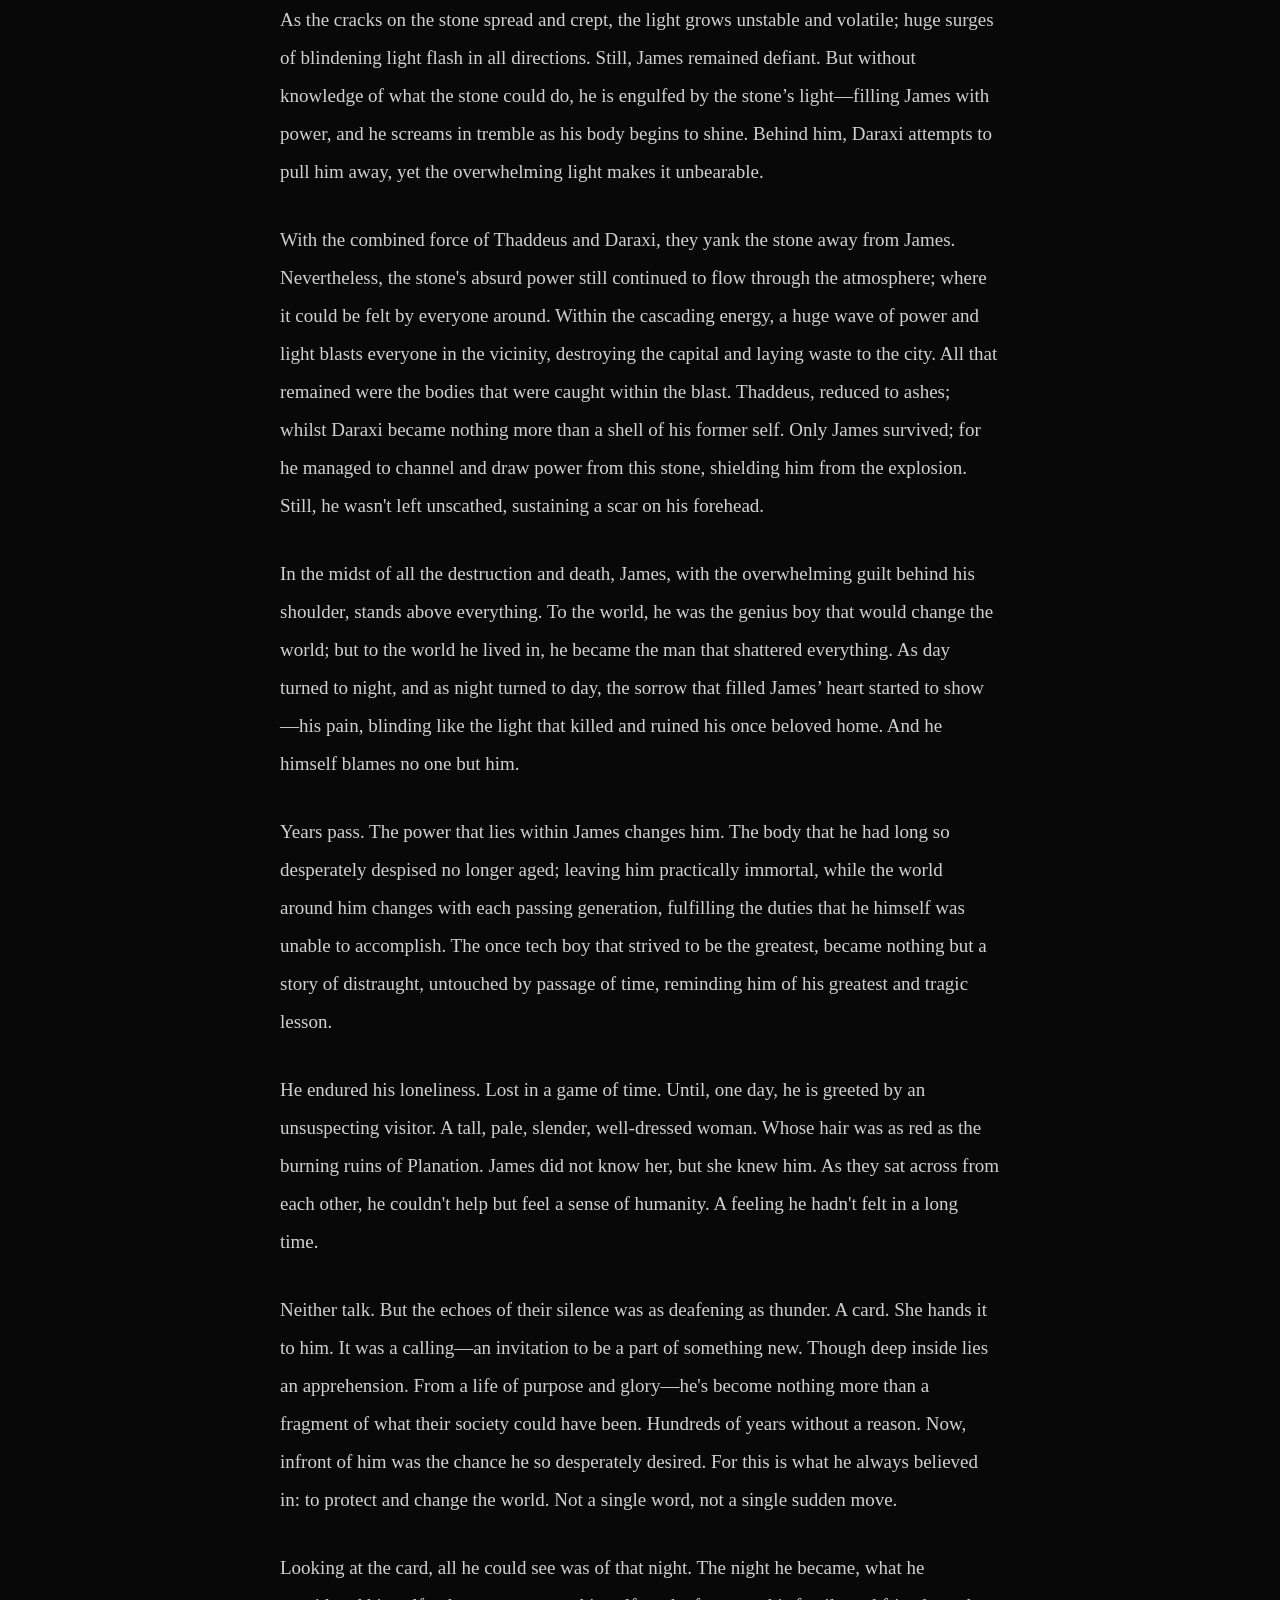
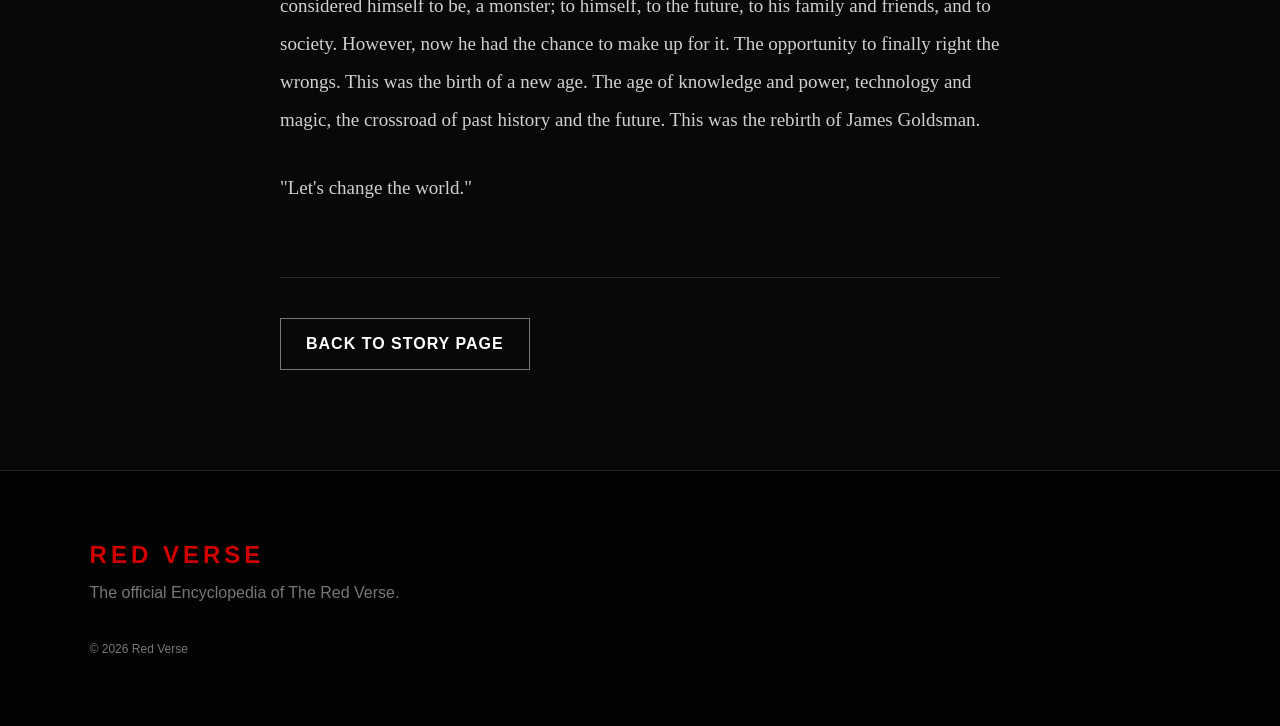
<file: story-james-goldsman-1.html>
<!DOCTYPE html> 
<html lang="en"> 

<head> 

	<meta charset="UTF-8"> 
	<meta name="viewport" 

content="width=device-width, initial-scale=1.0"> 

	<title>James Goldsman — Red Verse</title> 

	<link rel="stylesheet" href="style.css"> 

</head> 

<body> 

	<!-- NAVIGATION --> 

<header class="navbar"> 

<div class="logo"> 
	RED VERSE 
</div> 

	<nav>
            <a href="index.html#home">HOME</a>
            <a href="index.html#characters">CHARACTERS</a>
            <a href="index.html#worlds">WORLDS</a>
            <a href="index.html#lore">LORE</a>
            <a href="index.html#map">MAP</a>
        </nav>

        <button class="menu-button" 
onclick="toggleExtraMenu()" aria-label="Open menu">
		≡
	</button>

	<div class="extra-menu" id="extraMenu">
		<a href="rules.html">ABOUT RED VERSE</a>

</header> 

<!-- STORY CHARACTER RAIL -->

<aside class="story-character-rail">

	<div class="rail-title">
		CHARACTERS IN THIS STORY
	</div>

	<button class="story-character active"
onclick="opencharacterCard()">

	<div class="class-icon">
		JG
	</div>

	<span class="character-name">
		JAMES GOLDSMAN
	</span>

	</button>

</aside>	

<!-- STORY --> 

<main class="story-page">

<div class="story-header"> 

	<p class="eyebrow"> 
		RED VERSE - STORIES 
	</p> 

	<h1> 
		THE STORY OF THE TECH BOY 
	</h1> 

	<p class="story-subtitle"> 
<i> 
	"There is no line between technology and magic." 
</i></p> 

<div class="story-author"> 

	<span>WRITTEN BY</span> 

<strong> 
	Juan Antonio Mallari</strong> 

	</div> 
	
</div> 

<div class="story-divider"></div> 

<!-- STORY CONTENT --> 

<article class="story-content"> 

	<p> In a time of limited progression and slow advancements, in kingdoms built on ruins, when mortals and gods roamed alike; an era of arcane crafts and surges of mystical—known and unknown magic—the Goldsmans were the figures that broke the boundaries of possibilities. </p>

<p> James Goldsman—sole son of Thaddeus—born not from wealth or power, but from the diligence that built the legacy of their name. But as time has it for the people of Olympicus, sorrow comes at a cost; it's only if they live long enough to pay the price. For James, that couldn't be farther from reality. </p>

<p> Even as a child, James always sought to reach limitless potential. Born and raised in the heart of Vision, the city of Planation; the Progress Capital, the city of the future, the home to the brightest of the bright. He was regarded to be one of the next steps towards achieving the perfect future; a future that he believed was his destiny. A future where magic and technology aligned— man that would bring about the glorious reformation. </p>

<p> In the Library of the Great A.V., the slender boy James lay all day, every day, learning of ancient and forgotten information, in the pursuit of one day uncovering truths beyond the comprehension of mankind. Quite the genius, as people perceived him. But amidst the hall—filled books and knowledge, he found the one thing that knowledge couldn't bring; a friend. James met another boy—similar to him—another genius. As they formed a bond, their lives began to change; a change that would go on to shape their lives. His name was Daraxi. </p>

<p> As the days flew by and as they turned from boys to men, the two grew closer and closer—almost inseparable it seemed. Though their goal was to change the world, occasionally, they had their fun—like brothers. </p>

<p> Each year within the confines of the capital, where major progression happens, the most prominent affair takes place—the most awaited gathering that brings together those with the highest influence, power, status, and rank to embrace their society's greatest innovations. One of the influential few that partakes in these events are the Goldsmans. Being symbols of novelty and advancements—the ones that revolutionized what modern society is, and what technology can be. </p>

<p> As more figures began to arrive, James is pulled away by Daraxi. Not far from the capital, the ruins of an old castle lay. There, they sit around talking about life; their lives. Sharing each other’s vulnerabilities—each other’s success. Yet despite having the same goal—to reach the change the world deserves—they differ in execution. Nonetheless, they truly believed they shared the same life—a life created to fulfill one task: Change the world. Time continues to pass, the day keeps on going by. Without a hint of responsibility, for the first time in years, they finally feel free to do anything; not to follow rules, not to be what they're expected to be, but to live as brothers. </p>

<p> Daraxi looks James in the eye. From his pockets, he grabs what can only be described as a luminous stone—glowing violently—like the cascading stars that gleam in the distant skies. According to Daraxi’s story, the stone is a  crystallized tear of a God. James shrugs it off as nothing more than stories parents told their children at night. </p>

<p> Back to the Capital they go. Along with them, they hide the stone within a pouch made from the Hyde of a bear, to exhibit to those that await back in the city. Without even a moment to breathe, they're swarmed by hundreds of heralds within the gates of the Capital. From within the crowd, they're pulled by Thaddeus—his fury evident from the soul-taking glances and movement he expresses. A surge of light flashes outwards from the pouch that hid the glowing stone, catching the already outraged Thaddeus’ attention. They show him the stone, failing to notice the unobtrusively large cracks starting to form. </p>

<p> The stone’s energy could be felt all around. Thaddeus staggered away in fear. For since the dawn of Capital’s reign, no magic had ever laid within its confines. James, standing, gripping the stone with his bare hands, flanked by his father and friend, stood before the forming crowd. At this moment, Thaddeus ordered them to discard and erase the stone from the city’s borders. Despite being the zenith that brought the rise of innovation, Thaddeus truly despised the idea of magic and technology ever being one. To him, it was a sin, an abomination that would ruin technology and progress. </p>

<p> But whether that idea was of reality, preconception or fiction, James had deemed the former. He believed—he knew—that whatever magic or craft the stone carried, it, without a doubt, had the potential to truly revolutionize technology. In spite of handing James the stone, Daraxi did what he could to convince James to reconsider. But as they continue bickering, and as the crowd begins to grow in large amounts, the tension becomes increasingly tense. </p>

<p> As the cracks on the stone spread and crept, the light grows  unstable and volatile; huge surges of blindening light flash in all directions. Still, James remained defiant. But without knowledge of what the stone could do, he is engulfed by the stone’s light—filling James with power, and he screams in tremble as his body begins to shine. Behind him, Daraxi attempts to pull him away, yet the overwhelming light makes it unbearable. </p>

<p> With the combined force of Thaddeus and Daraxi, they yank the stone away from James. Nevertheless, the stone's absurd power still continued to flow through the atmosphere; where it could be felt by everyone around. Within the cascading energy, a huge wave of power and light blasts everyone in the vicinity, destroying the capital and laying waste to the city. All that remained were the bodies that were caught within the blast. Thaddeus, reduced to ashes; whilst Daraxi became nothing more than a shell of his former self. Only James survived; for he managed to channel and draw power from this stone, shielding him from the explosion. Still, he wasn't left unscathed, sustaining a scar on his forehead. </p>

<p> In the midst of all the destruction and death, James, with the overwhelming guilt behind his shoulder, stands above everything. To the world, he was the genius boy that would change the world; but to the world he lived in, he became the man that shattered everything. As day turned to night, and as night turned to day, the sorrow that filled James’ heart started to show—his pain, blinding like the light that killed and ruined his once beloved home. And he himself blames no one but him. </p>

<p> Years pass. The power that lies within James changes him. The body that he had long so desperately despised no longer aged; leaving him practically immortal, while the world around him changes with each passing generation, fulfilling the duties that he himself was unable to accomplish. The once tech boy that strived to be the greatest, became nothing but a story of distraught, untouched by passage of time, reminding him of his greatest and tragic lesson. </p>



<p> He endured his loneliness. Lost in a game of time. Until, one day, he is greeted by an unsuspecting visitor. A tall, pale, slender, well-dressed woman. Whose hair was as red as the burning ruins of Planation. James did not know her, but she knew him. As they sat across from each other, he couldn't help but feel a sense of humanity. A feeling he hadn't felt in a long time. </p>

<p> Neither talk. But the echoes of their silence was as deafening as thunder. A card. She hands it to him. It was a calling—an invitation to be a part of something new. Though deep inside lies an apprehension. From a life of purpose and glory—he's become nothing more than a fragment of what their society could have been. Hundreds of years without a reason. Now, infront of him was the chance he so desperately desired. For this is what he always believed in: to protect and change the world. Not a single word, not a single sudden move. </p>

<p> Looking at the card, all he could see was of that night. The night he became, what he considered himself to be, a monster; to himself, to the future, to his family and friends, and to society. However, now he had the chance to make up for it. The opportunity to finally right the wrongs. This was the birth of a new age. The age of knowledge and power, technology and magic, the crossroad of past history and the future. This was the rebirth of James Goldsman. </p>
<p>"Let's change the world."</p>

</article> 

<!-- BACK BUTTON --> 

<div class="story-footer"> 

<a href="stories.html" class="outline-button"> 
	BACK TO STORY PAGE 
	</a> 

</div> 

</main> 

<!-- FOOTER --> 

<footer> 

<h2>RED VERSE</h2> 

	<p> 
		The official Encyclopedia of The Red Verse. 
	</p> 

	<p 
		class="copyright"> © 2026 Red Verse 
	</p> 

</footer> 

<script src="script.js"></script> 

</body> 

</html>
</file>
<file: style.css>
* {
    margin: 0;
    padding: 0;
    box-sizing: border-box;
}

html {
    scroll-behavior: smooth;
}

body {
    font-family: Arial, Helvetica, sans-serif;
    background: #080808;
    color: white;
}


/* =========================
   NAVBAR
========================= */

.navbar {
    position: fixed;
    top: 0;
    left: 0;

    width: 100%;

    height: 75px;

    display: flex;
    align-items: center;
    justify-content: space-between;

    padding: 0 5%;

    background: rgba(5, 5, 5, 0.9);

    backdrop-filter: blur(12px);

    z-index: 1000;

    border-bottom: 1px solid rgba(255,255,255,0.1);
}

.logo {
    font-size: 24px;
    font-weight: 900;
    letter-spacing: 3px;

    color: #e00000;
}

.navbar nav {
    display: flex;
    gap: 35px;
}

.navbar nav a {
    color: white;

    text-decoration: none;

    font-size: 13px;
    font-weight: bold;

    letter-spacing: 1px;

    transition: 0.3s;
}

.navbar nav a:hover {
    color: #e00000;
}

.menu-button {
    display: none;

    background: none;
    border: none;

    color: white;

    font-size: 25px;
}


/* =========================
   HERO
========================= */

.hero {
    min-height: 100vh;

    display: flex;
    align-items: center;

    padding: 100px 8%;

    position: relative;

    background:
        radial-gradient(
            circle at 70% 50%,
            rgba(180,0,0,0.35),
            transparent 40%
        ),
        linear-gradient(
            90deg,
            #050505 20%,
            #100000 100%
        );
}

.hero::after {
    content: "";

    position: absolute;

    bottom: 0;
    left: 0;

    width: 100%;
    height: 180px;

    background: linear-gradient(
        transparent,
        #080808
    );
}

.hero-content {
    max-width: 700px;

    position: relative;

    z-index: 2;
}

.eyebrow {
    color: #d10000;

    font-size: 13px;

    font-weight: bold;

    letter-spacing: 4px;

    margin-bottom: 15px;
}

.hero h1 {
    font-size: clamp(70px, 12vw, 150px);

    line-height: 0.8;

    font-weight: 1000;

    letter-spacing: -5px;
}

.hero h2 {
    font-size: clamp(30px, 5vw, 60px);

    letter-spacing: 8px;

    margin-top: 20px;
}

.hero-description {
    max-width: 550px;

    margin-top: 30px;

    color: #c8c8c8;

    line-height: 1.7;
}

.hero-buttons {
    display: flex;

    gap: 15px;

    margin-top: 35px;
}


/* =========================
   BUTTONS
========================= */

.red-button,
.outline-button {
    display: inline-block;

    padding: 16px 25px;

    border: none;

    cursor: pointer;

    text-decoration: none;

    font-weight: bold;

    letter-spacing: 1px;

    transition: 0.3s;
}

.red-button {
    background: #c80000;

    color: white;
}

.red-button:hover {
    background: #ff0000;

    transform: translateY(-3px);
}

.outline-button {
    background: transparent;

    color: white;

    border: 1px solid #777;
}

.outline-button:hover {
    border-color: white;

    transform: translateY(-3px);
}


/* =========================
   SECTIONS
========================= */

.characters-section,
.lore-section {
    padding: 120px 7%;
}

.dark-section {
    padding: 120px 7%;

    background: #050505;
}

.section-heading {
    max-width: 750px;

    margin-bottom: 60px;
}

.section-heading h2,
.lore-section h2,
.map-section h2 {
    font-size: clamp(45px, 7vw, 90px);

    line-height: 0.95;

    margin-bottom: 20px;
}

.section-heading p {
    color: #aaa;

    line-height: 1.7;
}


/* =========================
   SEARCH
========================= */

.search-container {
    margin-bottom: 40px;
}

.search-container input {
    width: 100%;

    max-width: 500px;

    padding: 18px 20px;

    background: #111;

    border: 1px solid #444;

    color: white;

    outline: none;

    font-size: 16px;
}

.search-container input:focus {
    border-color: #d00000;
}


/* =========================
   CHARACTER GRID
========================= */

.character-grid {
    display: grid;

    grid-template-columns:
        repeat(5, 1fr);

    gap: 20px;
}

.character-card {
    height: 500px;

    cursor: pointer;

    overflow: hidden;

    background: #151515;
}

.character-image {
    height: 100%;

    position: relative;

    background-size: cover;

    background-position: center;

    transition: transform 0.5s;
}

.character-card:hover .character-image {
    transform: scale(1.05);
}


/* Temporary character backgrounds.
   Replace these with your actual artwork later.
*/

.character-image.jack {
    background:
        radial-gradient(
            circle at 60% 30%,
            rgba(255,0,0,0.7),
            transparent 30%
        ),
        linear-gradient(
            145deg,
            #260000,
            #050505
        );
}

.character-image.james {
    background:
        radial-gradient(
            circle at 50% 30%,
            rgba(200,160,0,0.5),
            transparent 30%
        ),
        linear-gradient(
            145deg,
            #282000,
            #050505
        );
}

.character-image.jester {
    background:
        radial-gradient(
            circle at 50% 30%,
            rgba(100,0,150,0.5),
            transparent 30%
        ),
        linear-gradient(
            145deg,
            #180025,
            #050505
        );
}

.character-image.alex {
    background:
        radial-gradient(
            circle at 50% 30%,
            rgba(0,80,160,0.5),
            transparent 30%
        ),
        linear-gradient(
            145deg,
            #001525,
            #050505
        );

}

.character-image.mac {
    background:
        radial-gradient(
            circle at 50% 30%,
            rgba(90,45,21,0.8),
            transparent 30%
		
        ),
        linear-gradient(
            145deg,
            #2B160B,
            #050505
        );
}

.character-overlay {
    position: absolute;

    inset: 0;

    background:
        linear-gradient(
            transparent 30%,
            rgba(0,0,0,0.95)
        );
}

.character-info {
    position: absolute;

    bottom: 30px;

    left: 25px;
    right: 25px;

	z-index:5;
}

.character-info p {
    font-size: 11px;

    letter-spacing: 3px;

    color: #d00000;

    font-weight: bold;
}

.character-info h3 {
    font-size: 25px;

    margin-top: 8px;

	margin--bottom: 0;
}

.character-info span {
    color: #aaa;

    font-size: 12px;
}


/* =========================
   WORLDS
========================= */

.world-grid {
    display: grid;

    grid-template-columns:
        repeat(3, 1fr);

    gap: 20px;
}

.world-card {
    height: 300px;

    padding: 30px;

    display: flex;

    align-items: end;

    background:
        linear-gradient(
            transparent,
            #050505
        ),
        #151515;

    border: 1px solid #222;

    transition: 0.4s;
}

.world-card:hover {
    transform: translateY(-8px);

    border-color: #a00000;
}

.world-card p {
    color: #d00000;

    font-size: 11px;

    letter-spacing: 3px;
}

.world-card h3 {
    margin-top: 8px;

    font-size: 25px;
}


/* =========================
   LORE
========================= */

.lore-section {
    min-height: 600px;

    display: flex;

    align-items: center;

    background:
        radial-gradient(
            circle at 70% 50%,
            rgba(150,0,0,0.3),
            transparent 35%
        ),
        #0a0a0a;
}

.lore-content {
    max-width: 700px;
}

.lore-content > p:not(.eyebrow) {
    color: #aaa;

    line-height: 1.8;

    margin-bottom: 30px;
}


/* =========================
   MAP
========================= */

.map-section {
    min-height: 600px;

    display: flex;

    align-items: center;

    justify-content: center;

    text-align: center;

    padding: 100px 7%;

    background:
        linear-gradient(
            rgba(0,0,0,0.7),
            rgba(0,0,0,0.9)
        ),
        #101010;
}

.map-section p:not(.eyebrow) {
    color: #aaa;

    margin-bottom: 30px;
}


/* =========================
   MODAL
========================= */

.modal {
    position: fixed;

    inset: 0;

    background: rgba(0,0,0,0.85);

    backdrop-filter: blur(10px);

    display: none;

    align-items: center;

    justify-content: center;

    padding: 20px;

    z-index: 2000;
}

.modal.active {
    display: flex;
}

.modal-content {
    width: 100%;

    max-width: 850px;

    max-height: 90vh;

    overflow-y: auto;

    padding: 60px;

    background:
        linear-gradient(
            145deg,
            #181818,
            #080808
        );

    border: 1px solid #333;

    position: relative;
}

.close-button {
    position: absolute;

    top: 20px;
    right: 25px;

    background: none;

    border: none;

    color: white;

    font-size: 35px;

    cursor: pointer;
}

.modal-content h2 {
    font-size: 65px;

    margin-bottom: 20px;
}

#modalDescription {
    color: #aaa;

    line-height: 1.8;

    max-width: 650px;
}

.ability-box {
    margin-top: 40px;

    padding: 25px;

    background: #101010;

    border-left: 3px solid #d00000;
}

.ability-box h3 {
    margin-bottom: 15px;

    letter-spacing: 2px;
}

.ability-box li {
    color: #aaa;

    margin: 8px 0;
}

.profile-buttons {
    margin-top: 35px;
}


/* =========================
   FOOTER
========================= */

footer {
    padding: 70px 7%;

    background: #030303;

    border-top: 1px solid #222;
}

footer h2 {
    color: #d00000;

    letter-spacing: 4px;
}

footer p {
    color: #777;

    margin-top: 15px;
}

footer .copyright {
    margin-top: 40px;

    font-size: 12px;
}


/* =========================
   MOBILE
========================= */

@media (max-width: 900px) {

    .navbar nav {
        display: none;
    }

    .menu-button {
        display: block;
    }

    .character-grid {
        grid-template-columns:
            repeat(2, 1fr);
    }

    .world-grid {
        grid-template-columns:
            1fr;
    }

}

@media (max-width: 600px) {

    .hero h1 {
        letter-spacing: -2px;
    }

    .hero-buttons {
        flex-direction: column;
    }

    .character-grid {
        grid-template-columns:
            1fr;
    }

    .character-card {
        height: 450px;
    }

    .modal-content {
        padding: 35px 25px;
    }

    .modal-content h2 {
        font-size: 40px;
    }

}

/* =========================
   CHARACTER PROFILE
========================= */

.profile-section {
    margin-top: 45px;
    padding-top: 30px;
    border-top: 1px solid #292929;
}

.profile-section h3 {
    color: #d00000;
    font-size: 14px;
    letter-spacing: 3px;
    margin-bottom: 20px;
}

.profile-section p {
    color: #aaa;
    line-height: 1.7;
    margin-bottom: 10px;
}

.relationship {
    display: flex;
    justify-content: space-between;
    align-items: center;

    padding: 15px;
    margin-bottom: 8px;

    background: #101010;

    border-left: 2px solid #d00000;
}

.relationship strong {
    color: white;
}

.relationship span {
    color: #888;
    font-size: 13px;
}

.alternate-version {
    padding: 25px;
    margin-bottom: 15px;

    background: #101010;

    border: 1px solid #252525;

    transition: 0.3s;
}

.alternate-version:hover {
    border-color: #d00000;
    transform: translateX(5px);
}

.alternate-version h4 {
    font-size: 22px;
    margin-bottom: 8px;
}

.alternate-version p {
    color: #999;
}

.tags {
    display: flex;
    flex-wrap: wrap;
    gap: 10px;
}

.tag {
    padding: 9px 14px;

    background: #181818;

    border: 1px solid #333;

    color: #ccc;

    font-size: 13px;
}

.profile-section ul {
    padding-left: 20px;
}

.profile-section li {
    color: #aaa;
    margin-bottom: 10px;
}


/* =========================
   STORY PAGE
========================= */

.story-page {
    padding: 160px 20px 100px;
    min-height: 100vh;
    background:
        radial-gradient(
            circle at 50% 10%,
            rgba(120,0,0,0.15),
            transparent 35%
        ),
        #080808;
}


/* STORY HEADER */

.story-header {
    max-width: 900px;
    margin: 0 auto;
    text-align: center;
}

.story-header h1 {
    font-size: clamp(55px, 9vw, 110px);
    line-height: 0.9;
    letter-spacing: -3px;
    margin-bottom: 25px;
}

.story-subtitle {
    color: #aaa;
    font-size: 20px;
    line-height: 1.6;
}


.story-author {
    margin-top: 35px;

    display: flex;
    justify-content: center;
    align-items: center;
    gap: 10px;

    font-size: 12px;
    letter-spacing: 2px;
}

.story-author span {
    color: #777;
}

.story-author strong {
    color: white;
}


/* DIVIDER */

.story-divider {
    width: 100%;
    max-width: 900px;

    height: 1px;

    margin: 60px auto;

    background: #292929;
}


/* STORY TEXT */

.story-content {
    max-width: 720px;

    margin: 0 auto;

    font-family:
        Georgia,
        "Times New Roman",
        serif;

    font-size: 19px;

    line-height: 2;

    color: #d0d0d0;
}

.story-content p {
    margin-bottom: 30px;
}

.story-content p:first-child::first-letter {
    font-size: 70px;
    float: left;
    line-height: 0.8;
    padding-right: 8px;
    color: #d00000;
}

.story-content h2 {
    margin-top: 80px;
    margin-bottom: 25px;

    font-family:
        Arial,
        Helvetica,
        sans-serif;

    font-size: 30px;

    letter-spacing: 3px;

    color: white;
}


/* STORY FOOTER */

.story-footer {
    max-width: 720px;

    margin: 70px auto 0;

    padding-top: 40px;

    border-top: 1px solid #292929;
}


/* MOBILE */

@media (max-width: 600px) {

    .story-page {
        padding: 130px 20px 70px;
    }

    .story-header h1 {
        font-size: 55px;
    }

    .story-subtitle {
        font-size: 17px;
    }

    .story-content {
        font-size: 17px;
        line-height: 1.9;
    }

    .story-author {
        flex-direction: column;
        gap: 5px;
    }

}

/* =========================
   STORIES PAGE
========================= */

.stories-page {
    min-height: 100vh;

    padding: 160px 7% 100px;

    background:
        radial-gradient(
            circle at 50% 0%,
            rgba(120,0,0,0.15),
            transparent 35%
        ),
        #080808;
}


/* HEADER */

.stories-header {
    max-width: 800px;

    margin: 0 auto 60px;

    text-align: center;
}

.stories-header h1 {
    font-size: clamp(60px, 9vw, 110px);

    line-height: 0.9;

    letter-spacing: -3px;

    margin-bottom: 25px;
}

.stories-header > p:last-child {
    color: #aaa;

    line-height: 1.7;
}


/* FILTERS */

.story-filters {
    display: flex;

    justify-content: center;

    gap: 10px;

    margin-bottom: 50px;
}

.story-filter {
    padding: 13px 22px;

    background: transparent;

    border: 1px solid #333;

    color: #888;

    cursor: pointer;

    font-size: 12px;

    font-weight: bold;

    letter-spacing: 2px;

    transition: 0.3s;
}

.story-filter:hover {
    border-color: #d00000;

    color: white;
}

.story-filter.active {
    background: #d00000;

    border-color: #d00000;

    color: white;
}


/* STORY GRID */

.story-grid {
    max-width: 1100px;

    margin: 0 auto;

    display: grid;

    grid-template-columns:
        repeat(2, 1fr);

    gap: 20px;
}


/* STORY CARD */

.story-card {
    min-height: 300px;

    padding: 35px;

    display: flex;

    align-items: end;

    background:
        linear-gradient(
            145deg,
            #181818,
            #080808
        );

    border: 1px solid #252525;

    transition: 0.4s;
}

.story-card:hover {
    transform: translateY(-6px);

    border-color: #8d0000;
}

.story-card-content {
    width: 100%;
}

.story-card h2 {
    font-size: 30px;

    margin-bottom: 15px;
}

.story-card p:not(.eyebrow) {
    color: #999;

    line-height: 1.6;

    margin-bottom: 25px;
}


/* DISABLED BUTTON */

.story-card button:disabled {
    cursor: not-allowed;

    opacity: 0.45;
}


/* MOBILE */

@media (max-width: 700px) {

    .stories-page {
        padding: 130px 20px 70px;
    }

    .story-grid {
        grid-template-columns: 1fr;
    }

    .story-filters {
        flex-wrap: wrap;
    }

}

.story-popup {
	display:none;
	position: fixed; 
	z-index: 1000;
	left: 0;
	top: 0;
	width: 100%;
	height: 100%;

	background: rgba(0, 0, 0, 0.8);

	justify-content: center;
	align-items: center;
}

.story-box {
	position: relative;

	width: 80%;
	max-width: 800px;
	max-height: 80vh;

	padding: 40px;
		
	background: #17120f;
	color: white;

	border: 2px solid #8b5a2b;
	border-radius: 12px;

	overflow-y: auto;

	box-shadow: 0 0 30px rgba(0, 0, 0, 0.8);
}

.story-box h1 {
	text-align: center;
	margin-bottom: 25px;
}

.story-box p {
	font-size: 17px;
	line-height: 1.7;
}

.close-button {
	position: absolute; 
	top: 10px;
	right: 15px;

	background: none;
	border: none;
		
	color: white; 
	font-size: 30px;

	cursor: pointer;
}

.close-button:hover {
	color: #c9a66b;
}

/* EXTRA HAMBURGER MENU */

.menu-button {
    display: block;

    background: none;
    border: none;

    color: white;

    font-size: 26px;
    cursor: pointer;

    padding: 8px;

    transition: 0.3s;
}

.menu-button:hover {
    color: #d00000;
}


/* DROPDOWN */

.extra-menu {
    position: absolute;

    top: 60px;
    right: 5%;

    width: 240px;

    background: black;

    border: 1px solid #333;

    box-shadow: 0 15px 40px rgba(0,0,0,0.6);

    display: none;

    z-index: 900;
}


/* OPEN STATE */

.extra-menu.active {
    display: block;
}


/* MENU LINKS */

.extra-menu a {
    display: block;

    padding: 18px 22px;

    color: #ccc;

    text-decoration: none;

    font-size: 12px;

    font-weight: bold;

    letter-spacing: 1.5px;

    border-bottom: 1px solid #222;

    transition: 0.3s;
}

.extra-menu a:last-child {
    border-bottom: none;
}

.extra-menu a:hover {
    background: black;

    color: #d00000;

    padding-left: 28px;
}

/*cABOUT RED VERSE PAGE */

.about-page {
    min-height: 100vh;

    padding: 160px 7% 100px;

    background:
        radial-gradient(
            circle at 50% 0%,
            rgba(120,0,0,0.2),
            transparent 35%
        ),
        #080808;
}


/* ABOUT HEADER */

.about-header {
    max-width: 900px;

    margin: 0 auto;

    text-align: center;
}

.about-header h1 {
    font-size: clamp(60px, 10vw, 120px);

    line-height: 0.85;

    letter-spacing: -4px;

    margin-bottom: 30px;
}

.about-subtitle {
    max-width: 650px;

    margin: 0 auto;

    color: #aaa;

    font-size: 19px;

    line-height: 1.8;
}


/* DIVIDER */

.about-divider {
    width: 100%;

    max-width: 1000px;

    height: 1px;

    margin: 80px auto;

    background: #292929;
}


/* ABOUT SECTIONS */

.about-section {
    max-width: 900px;

    margin: 0 auto 100px;
}

.about-section h2 {
    font-size: clamp(40px, 6vw, 70px);

    line-height: 0.95;

    margin-bottom: 30px;
}

.about-section > p:not(.eyebrow) {
    max-width: 750px;

    color: #aaa;

    font-size: 18px;

    line-height: 1.9;

    margin-bottom: 20px;
}


/* ABOUT CARDS */

.about-grid {
    display: grid;

    grid-template-columns:
        repeat(2, 1fr);

    gap: 20px;

    margin-top: 50px;
}

.about-card {
    display: block;

    min-height: 240px;

    padding: 35px;

    background:
        linear-gradient(
            145deg,
            #181818,
            #080808
        );

    border: 1px solid #252525;

    transition: 0.4s;

    text-decoration: none;

    color: white;

    cursor: pointer;
}


/* PREVENT PURPLE VISITED LINK */

.about-card:visited {
    color: white;

    text-decoration: none;
}


/* HOVER */

.about-card:hover {
    transform: translateY(-6px);

    border-color: #8d0000;

    color: white;

    text-decoration: none;
}


/* CLICK */

.about-card:active {
    color: white;

    text-decoration: none;
}

.about-card h3 {
    color: white;

    font-size: 24px;

    letter-spacing: 2px;

    margin-bottom: 20px;
}

.about-card p {
    color: #999;

    line-height: 1.7;
}


/* ABOUT ENDING */

.about-ending {
    max-width: 900px;

    margin: 120px auto 0;

    padding: 70px 20px;

    text-align: center;

    border-top: 1px solid #292929;

    border-bottom: 1px solid #292929;
}

.about-ending h2 {
    font-size: clamp(35px, 6vw, 65px);

    letter-spacing: 2px;

    margin-bottom: 20px;

	color: #FF0000;
}

.about-ending p {
    color: #888;

    font-size: 17px;
}


/* ABOUT MOBILE */

@media (max-width: 700px) {

    .about-page {
        padding: 130px 20px 70px;
    }

    .about-header h1 {
        font-size: 60px;

        letter-spacing: -2px;
    }

    .about-subtitle {
        font-size: 17px;
    }

    .about-section {
        margin-bottom: 70px;
    }

    .about-grid {
        grid-template-columns: 1fr;
    }

    .about-card {
        min-height: auto;

        padding: 30px;
    }

    .about-ending {
        margin-top: 80px;

        padding: 50px 15px;
    }

}

/* RED VERSE GLOBAL SCROLLBAR */

html {
	overflow-y: scroll !important;
	overflow-x: hidden;
	scrollbar-width: auto;
	scrollbar-color: white #111111;
}

/* Chrome, Edge, Safari */

::-webkit-scrollbar {
	width: 10px;
}

::-webkit-scrollbar-track {
	background: #111111;
}

::-webkit-scrollbar-thumb {
	background: white;
	border: 2px solid #111111;
	border-radius: 10px;

}

::-webkit-scrollbar-thumb:hover {
	background: #d00000;
}

/* BACKGROUND TEXTURE */

body::before {
    content: "";

    position: fixed;
    inset: 0;

    pointer-events: none;

    z-index: 9999;

    opacity: 0.028;

    background-image:
        url("data:image/svg+xml,%3Csvg viewBox='0 0 180 180' xmlns='http://www.w3.org/2000/svg'%3E%3Cfilter id='noise'%3E%3CfeTurbulence type='fractalNoise' baseFrequency='0.9' numOctaves='4' stitchTiles='stitch'/%3E%3C/filter%3E%3Crect width='100%25' height='100%25' filter='url(%23noise)' opacity='0.8'/%3E%3C/svg%3E");

    background-repeat: repeat;
}

/* CHARACTER STORIES - MOBILE */

@media (max-width: 600px) {

	.character-stories {
		margin-top: 14px;
		padding-top: 12px;

	}

	.character-story-link {
		font-size: 10px;
		padding: 9px 10px;

	}
}

/* =========================
   CHARACTER STORIES
========================= */

.character-stories {
    margin-top: 18px;

    padding-top: 15px;

    border-top: 1px solid rgba(255,255,255,0.15);
}

.character-stories-title {
    color: #d00000;

    font-size: 10px;

    font-weight: bold;

    letter-spacing: 3px;

    margin-bottom: 8px;
}

.character-story-link {
    display: block;

    padding: 10px 12px;

    margin-top: 7px;

    background: rgba(0,0,0,0.65);

    border: 1px solid rgba(255,255,255,0.15);

    color: #ddd;

    text-decoration: none;

    font-size: 11px;

    font-weight: bold;

    letter-spacing: 0.5px;

    line-height: 1.3;

    transition:
        background 0.25s,
        border-color 0.25s,
        color 0.25s,
        transform 0.25s;
}

.character-story-link:hover {
    background: rgba(150,0,0,0.35);

    border-color: #d00000;

    color: white;

    transform: translateX(4px);
}

@media (max-width: 900px) {
	.navbar nav.active {
		display: flex;
		flex-direction: column;
		gap: 0;

	postion: absolute;
	top: 75px;
	right: 5%;

	width: 240px;
	padding: 0;
	background: #050505;
	border: 1px solid #333;
	box-shadow: 0 15p 40px
rgba(0, 0, 0, 0.6);
	
		z-index: 2001;
	}

	.navbar nav.active a {
		display: block;
	width: 100%;
	padding: 18px 22px;
	color: #ccc;
	border-bottom: 1px solid #222;
	}

	.navbar nac.active a:last-child {
		border-bottom: none;

	}

/* ABOUT RED VERSE BOX */

	.extra-menu {
	top: 75px;
	right: 5%;
	width: 240px;
	z-index: 2000;

	}
}

.menu-button {
	position: relative;
	z-index: 1002;
	}
}
</file>
<file: game.css>
* {
    box-sizing: border-box;
}

html,
body {
    margin: 0;
    padding: 0;
    width: 100%;
    min-height: 100%;
    background: #080808;
    color: white;
    font-family: Arial, Helvetica, sans-serif;
}


/* =========================================================
   MOBILE BLOCK
========================================================= */

#mobileBlocked {
    display: none;
	position: fixed;
	inset: 0;
background: #080808;
	color: white;
	z-index: 999999;

align-items: center;
justify-content: center;
text-align: center;
padding: 30px;
}

.mobileBlockedBox {
	max-width: 350px;
}

.mobileBlockedBox h1 {
	margin: 0 0 20px;
	color: #d93636;
	font-size: 40px;
	letter-spacing: 5px;
}

.mobileBlockedBox p {
	color: #aaa;
	line-height: 1.6;
}

/* =========================================================
   GAME
========================================================= */

#game {
    position: relative;

    width: 1000px;
    height: 650px;

    margin: 20px auto;

    border: 3px solid #333;

    background: #111;

    overflow: hidden;
}


canvas {
    display: block;

    width: 100%;
    height: 100%;

    image-rendering: pixelated;
}


/* =========================================================
   HUD
========================================================= */

#hud {
    position: absolute;

    inset: 0;

    pointer-events: none;

	z-index: 10;
}


/* =========================================================
   PLAYER INFO
========================================================= */

#playerInfo {
    position: absolute;

    top: 15px;
    left: 15px;

    width: 260px;

    padding: 12px;

    background: rgba(0, 0, 0, .75);

    border: 2px solid #333;

    border-radius: 6px;
}

.playerName {
    font-size: 18px;
    font-weight: bold;
    margin-bottom: 8px;
}

.stat {
    display: flex;
    align-items: center;
    gap: 5px;

    margin-bottom: 5px;

    font-size: 10px;
}

.stat > span:first-child {
    width: 45px;
}

.bar {
    flex: 1;

    height: 10px;

    background: #222;

    border: 1px solid #111;
}

.bar div {
    height: 100%;
    width: 100%;
}

.hp {
    background: #d93636;
}

.mana {
    background: #3d7cff;
}

.hunger {
    background: #e3a52d;
}

.energy {
    background: #55c76f;
}

.level {
    margin-top: 8px;

    font-size: 11px;

    color: #ccc;
}


/* =========================================================
   ENEMY COUNTER
========================================================= */

#enemyCounter {
    position: absolute;

    top: 15px;
    right: 15px;

    padding: 10px 15px;

    background: rgba(0, 0, 0, .75);

    border: 2px solid #333;

    border-radius: 5px;

    font-size: 13px;
}


/* =========================================================
   SKILLS
========================================================= */

#skills {
    position: absolute;

    bottom: 38px;
    left: 50%;

    transform: translateX(-50%);

    display: flex;

    gap: 8px;
}

.skill {
    position: relative;

    width: 90px;
    height: 75px;

    background: #181818;

    border: 2px solid #555;

    border-radius: 6px;

    text-align: center;

    padding-top: 5px;

    overflow: hidden;

    pointer-events: auto;

    cursor: pointer;
}

.skill:hover {
    background: #252525;
    border-color: #aaa;
}

.skill.ultimate {
    border-color: #d8a52b;
}

.key {
    font-size: 22px;
    font-weight: bold;
}

.skillName {
    font-size: 9px;
    margin-top: 3px;
}

.cost {
    font-size: 8px;

    color: #6da7ff;

    margin-top: 4px;
}

.cooldown {
    position: absolute;

    inset: 0;

    background: rgba(0, 0, 0, .65);

    display: none;

    align-items: center;
    justify-content: center;

    font-size: 18px;

    font-weight: bold;
}


/* =========================================================
   CONTROLS
========================================================= */

#controls {
    position: absolute;

    bottom: 10px;
    left: 50%;

    transform: translateX(-50%);

    font-size: 10px;

    color: #aaa;

    white-space: nowrap;
}


/* =========================================================
   START SCREEN
========================================================= */

#startScreen {
    position: absolute;
	inset: 0;

    background: #080808;

    display: flex; !important;

    justify-content: center;
    align-items: center;

    z-index: 100;
}

.startBox {
    text-align: center;

    padding: 40px;
}

.startBox h1 {
    font-size: 55px;

    letter-spacing: 8px;

    margin: 0;
}

.startBox h2 {
    color: #aaa;

    letter-spacing: 4px;
}

.startBox p {
    color: #aaa;

    margin: 25px;
}

#startButton {
    display: inline-block; !important;

    padding: 13px 30px;

    background: #c52e36;

    color: white;

    border: none;

    font-weight: bold;

    font-size: 14px;

    cursor: pointer;
}

#startButton:hover {
    background: #e23a43;
}


/* =========================================================
   RESTART
========================================================= */

#restartButton {
    position: absolute;

    top: 15px;
    left: 50%;

    transform: translateX(-50%);

    padding: 8px 15px;

    background: #a52b2b;

    color: white;

    border: 1px solid #d94a4a;

    border-radius: 4px;

    font-weight: bold;

    cursor: pointer;

    display: none;

    z-index: 50;
}

#restartButton:hover {
    background: #d93636;
}

/* PAUSE MENU ON TOP */
#pauseOverlay {
	position: absolute;
	inset: 0;
	z-index: 9999;
}

/* =========================================================
   PAUSE OVERLAY
========================================================= */

#pauseOverlay {
    position: absolute;
    inset: 0;

    background: rgba(0, 0, 0, 0.55);

    backdrop-filter: blur(7px);
    -webkit-backdrop-filter: blur(7px);

    display: flex;

    align-items: center;
    justify-content: center;

    z-index: 999999;

    pointer-events: auto;
}

#pauseOverlay.hidden {
    display: none !important;
}

.pauseBox {
    width: 500px;
    max-height: 90%;

    overflow-y: auto;

    padding: 25px 35px;

    background: rgba(10, 10, 10, 0.94);

    border: 2px solid #555;

    text-align: center;

    box-shadow: 0 0 30px rgba(0, 0, 0, 0.8);
}

.pauseBox h1 {
    margin: 0 0 20px;

    font-size: 42px;

    letter-spacing: 5px;
}

.pauseSection {
    margin-bottom: 18px;
}

.pauseSection h2 {
    margin: 8px 0 10px;

    color: #d93636;

    font-size: 18px;

    letter-spacing: 2px;
}

.pauseSection p {
    margin: 4px 0;

    color: #ddd;

    font-size: 13px;
}

.resumeText {
    margin-top: 20px;

    color: #aaa;

    font-size: 12px;

    font-weight: bold;
}
</file>
<file: olympicus-map.css>
﻿/* =========================================
   RESET
========================================= */

* {
    margin: 0;
    padding: 0;
    box-sizing: border-box;
}

html,
body {
    width: 100%;
    height: 100%;
    overflow: hidden;
}

body {
    font-family: Arial, Helvetica, sans-serif;
    background: #080808;
    color: white;
}

/* =========================================
   RED VERSE NAVBAR
========================================= */

.rv-map-navbar,
.navbar {
    position: fixed;
    top: 0;
    left: 0;
    width: 100%;
    height: 75px;
    padding: 0 5%;
    display: flex;
    align-items: center;
    justify-content: space-between;
    background: rgba(5, 5, 5, 0.9);
    backdrop-filter: blur(12px);
    border-bottom: 1px solid rgba(255, 255, 255, 0.1);
    z-index: 99999;
}

.rv-map-logo,
.logo {
    font-size: 24px;
    font-weight: 900;
    letter-spacing: 3px;
    color: #e00000 !important;
    white-space: nowrap;
    text-decoration: none !important;
    transition: 0.3s;
}

.rv-map-logo:hover {
    color: #ff0000 !important;
    text-shadow: 0 0 6px rgba(224, 0, 0, 0.7), 0 0 18px rgba(224, 0, 0, 0.35);
}

.rv-map-links,
.navbar nav {
    display: flex;
    align-items: center;
    gap: 35px;
}

.rv-map-links a,
.navbar nav a {
    position: relative;
    color: white !important;
    text-decoration: none !important;
    font-size: 13px;
    font-weight: bold;
    letter-spacing: 1px;
    transition: 0.3s;
}

.rv-map-links a:hover,
.navbar nav a:hover {
    color: #e00000 !important;
}

.rv-map-links a:not(.rv-map-back-home)::after {
    content: "";
    position: absolute;
    left: 0;
    right: 0;
    bottom: -10px;
    height: 2px;
    background: #d00000;
    transform: scaleX(0);
    transition: transform 0.3s ease;
}

.rv-map-links a:not(.rv-map-back-home):hover::after {
    transform: scaleX(1);
}

.rv-map-back-home {
    color: white !important;
    text-decoration: none !important;
    font-size: 13px;
    font-weight: bold;
    letter-spacing: 1px;
    transition: color 0.3s ease, text-shadow 0.3s ease, transform 0.3s ease;
}

.rv-map-back-home:hover {
    color: #8b0000 !important;
    text-shadow: 0 0 5px rgba(139, 0, 0, 0.9), 0 0 10px rgba(139, 0, 0, 0.8);
    transform: translateX(-3px);
}

.rv-map-links a.rv-map-back-home::after {
    display: none !important;
}

/* =========================================
   MOBILE NAVBAR & HAMBURGER
========================================= */

.rv-map-hamburger,
.menu-button {
    display: none;
    width: 44px;
    height: 44px;
    padding: 8px;
    background: none;
    border: none;
    color: white;
    font-size: 26px;
    cursor: pointer;
    z-index: 100000;
}

.rv-map-hamburger span {
    display: block;
    width: 25px;
    height: 2px;
    margin: 5px auto;
    background: white;
    border-radius: 2px;
    transition: transform 0.25s ease, opacity 0.25s ease;
}

.rv-map-hamburger.open span:nth-child(1) {
    transform: translateY(7px) rotate(45deg);
}
.rv-map-hamburger.open span:nth-child(2) {
    opacity: 0;
}
.rv-map-hamburger.open span:nth-child(3) {
    transform: translateY(-7px) rotate(-45deg);
}

.rv-map-mobile-menu {
    position: fixed;
    top: 75px;
    left: 0;
    width: 100%;
    padding: 12px;
    background: #050505;
    border: 1px solid #333;
    box-shadow: 0 15px 40px rgba(0, 0, 0, 0.6);
    display: none;
    z-index: 99998;
}

.rv-map-mobile-menu.open {
    display: block;
}

.rv-map-mobile-menu > a {
    display: block;
    padding: 18px 22px;
    color: #ccc !important;
    text-decoration: none !important;
    font-size: 12px;
    font-weight: bold;
    letter-spacing: 1.5px;
    border-bottom: 1px solid #222;
}

.rv-map-mobile-menu > a:hover,
.rv-map-mobile-menu > a.active {
    background: #080808;
    color: #d00000 !important;
    padding-left: 28px;
}

/* =========================================
   MAP PAGE & FRAME
========================================= */

.map-page {
    position: fixed;
    top: 75px;
    left: 0;
    width: 100%;
    height: calc(100vh - 75px);
    display: flex;
    flex-direction: column;
    overflow: hidden;
    background: #080808;
    z-index: 1;
}

.map-page .map-section {
    position: relative;
    flex: 1 1 0;
    min-height: 0;
    width: 100%;
    display: flex;
    align-items: center;
    justify-content: center;
    padding: 10px 2vw;
    overflow: hidden;
    background: radial-gradient(circle at 50% 50%, rgba(120, 0, 0, 0.08), transparent 50%);
    z-index: 2;
}

.map-frame {
    position: relative;
    flex-shrink: 0;
    overflow: hidden;
    background: #050505;
    border: 3px solid rgba(255, 255, 255, 0.25);
    border-radius: 10px;
    box-shadow: 0 0 0 1px rgba(255, 255, 255, 0.05), 0 12px 40px rgba(0, 0, 0, 0.75);
    user-select: none;
    touch-action: none;
    z-index: 3;
}

.map-container {
    position: absolute;
    left: 0;
    top: 0;
    width: max-content;
    height: max-content;
    transform-origin: 0 0;
    will-change: transform;
    pointer-events: none;
}

#mapImage {
    display: block;
    width: auto;
    height: auto;
    user-select: none;
    pointer-events: none;
}

.map-help {
    position: absolute;
    left: 15px;
    bottom: 15px;
    padding: 8px 12px;
    background: rgba(0, 0, 0, 0.72);
    border: 1px solid rgba(255, 255, 255, 0.15);
    border-radius: 6px;
    color: #ccc;
    font-size: 12px;
    pointer-events: none;
    z-index: 20;
}

/* =========================================
   MAP LABELS
========================================= */

.map-labels {
    position: absolute;
    inset: 0;
    pointer-events: none;
    z-index: 100;
}

.map-label {
    position: absolute;
    white-space: nowrap;
    user-select: none;
    font-family: Arial, Helvetica, sans-serif;
    text-transform: uppercase;
    transform: translate(-50%, -50%);
    text-shadow: 0 2px 5px rgba(0, 0, 0, 0.9), 0 0 12px rgba(0, 0, 0, 0.8);
}

.continent-label {
    display: block;
    font-size: 98px;
    font-family: "Cormorant Decorative", serif;
    color: #d8c7a0;
}

.country-label {
    display: none;
    font-size: 50px;
    font-family: "Cinzel", serif;
    color: #d8c7a0;
}

.map-container .country-label {
    pointer-events: auto !important;
    cursor: pointer;
    z-index: 999;
}

.map-container .country-label:hover {
    color: #ffffff;
    text-shadow: 0 0 5px rgba(255, 255, 255, 0.8), 0 0 12px rgba(255, 255, 255, 0.5);
}

/* Positions */
.continent-1 { right: 3%; top: 20%; }
.continent-2 { left: 55%; top: 46%; }
.continent-3 { left: 78%; top: 57%; }
.country-1 { left: 57%; top: 36.5%; }
.country-2 { left: 77.5%; top: 57%; }
.country-3 { right: 14%; top: 16%; }

/* =========================================
   COUNTRY INFORMATION PANEL (EXPANDED & OUTSIDE MAP)
========================================= */

.country-info-panel,
#countryInfoPanel {
    display: none;
    position: fixed; /* Positions panel on upper right screen */
    top: 95px;
    right: 30px;
    width: 380px; /* Bigger width */
    max-width: calc(100vw - 40px);
    max-height: calc(100vh - 180px);
    padding: 30px 25px;
    background: linear-gradient(145deg, rgba(20, 20, 20, 0.98), rgba(5, 5, 5, 0.98));
    border: 2px solid #d00000;
    border-radius: 8px;
    box-shadow: 0 15px 45px rgba(0, 0, 0, 0.9);
    z-index: 999999 !important;
    overflow-y: auto;
    color: white;
    font-family: Arial, Helvetica, sans-serif;
    pointer-events: auto !important;
}

.country-info-panel.open,
#countryInfoPanel.open {
    display: block !important;
}

/* Close "X" Button */
.country-info-close,
#countryInfoClose {
    position: absolute;
    top: 15px;
    right: 15px;
    width: 36px;
    height: 36px;
    background: rgba(255, 255, 255, 0.05);
    border: 1px solid rgba(255, 255, 255, 0.2);
    border-radius: 50%;
    color: #ffffff;
    font-size: 24px;
    line-height: 1;
    cursor: pointer !important;
    display: flex;
    align-items: center;
    justify-content: center;
    z-index: 1000000 !important;
    pointer-events: auto !important;
    transition: all 0.2s ease;
}

.country-info-close:hover,
#countryInfoClose:hover {
    background-color: #d00000;
    border-color: #d00000;
    color: #ffffff;
}

/* Typography Adjustments */
.country-info-eyebrow {
    margin: 0 0 6px;
    color: #d00000;
    font-size: 12px;
    font-weight: bold;
    letter-spacing: 3px;
}

#countryInfoName,
.country-info-panel h2 {
    margin: 0;
    padding-right: 35px;
    color: white;
    font-size: 32px; /* Bigger Title */
    letter-spacing: 1px;
    text-transform: uppercase;
}

.country-info-divider {
    width: 100%;
    height: 1px;
    margin: 20px 0;
    background: linear-gradient(to right, #d00000, #333, transparent);
}

.country-info-title,
.country-info-panel h3 {
    margin: 0 0 15px;
    color: #aaa;
    font-size: 13px;
    letter-spacing: 2px;
}

#countryCharacterList,
.country-info-panel ul {
    margin: 0;
    padding: 0;
    list-style: none;
}

#countryCharacterList li,
.country-info-panel li {
    padding: 12px 0;
    color: #ddd;
    font-size: 16px; /* Bigger List Text */
    border-bottom: 1px solid #222;
}

#countryCharacterList li:last-child {
    border-bottom: none;
}

#countryCharacterList li::before {
    content: "• ";
    margin-right: 8px;
    color: #d00000;
}

/* =========================================
   FOOTER
========================================= */

.map-page .map-footer,
footer {
    position: relative;
    flex: 0 0 55px;
    width: 100%;
    height: 55px;
    padding: 0 7%;
    display: flex;
    align-items: center;
    justify-content: flex-start; /* Aligns flex items to the left */
    
    background: #030303;
    
    color: #777;
    
    text-align: left; /* Aligns inline text to the left */
    font-size: 12px;
    border-top: 1px solid #222 !important;
    z-index: 9999;
}

/* =========================================
   MEDIA QUERIES
========================================= */

@media (max-width: 900px) {
    .rv-map-navbar {
        height: 60px;
        padding: 0 15px;
    }
    .rv-map-links {
        display: none !important;
    }
    .rv-map-hamburger,
    .menu-button {
        display: block;
    }
    .map-page {
        top: 60px;
        height: calc(100vh - 60px);
    }
    .country-info-panel,
    #countryInfoPanel {
        top: 75px;
        right: 15px;
        width: calc(100vw - 30px);
    }
}
</file>
